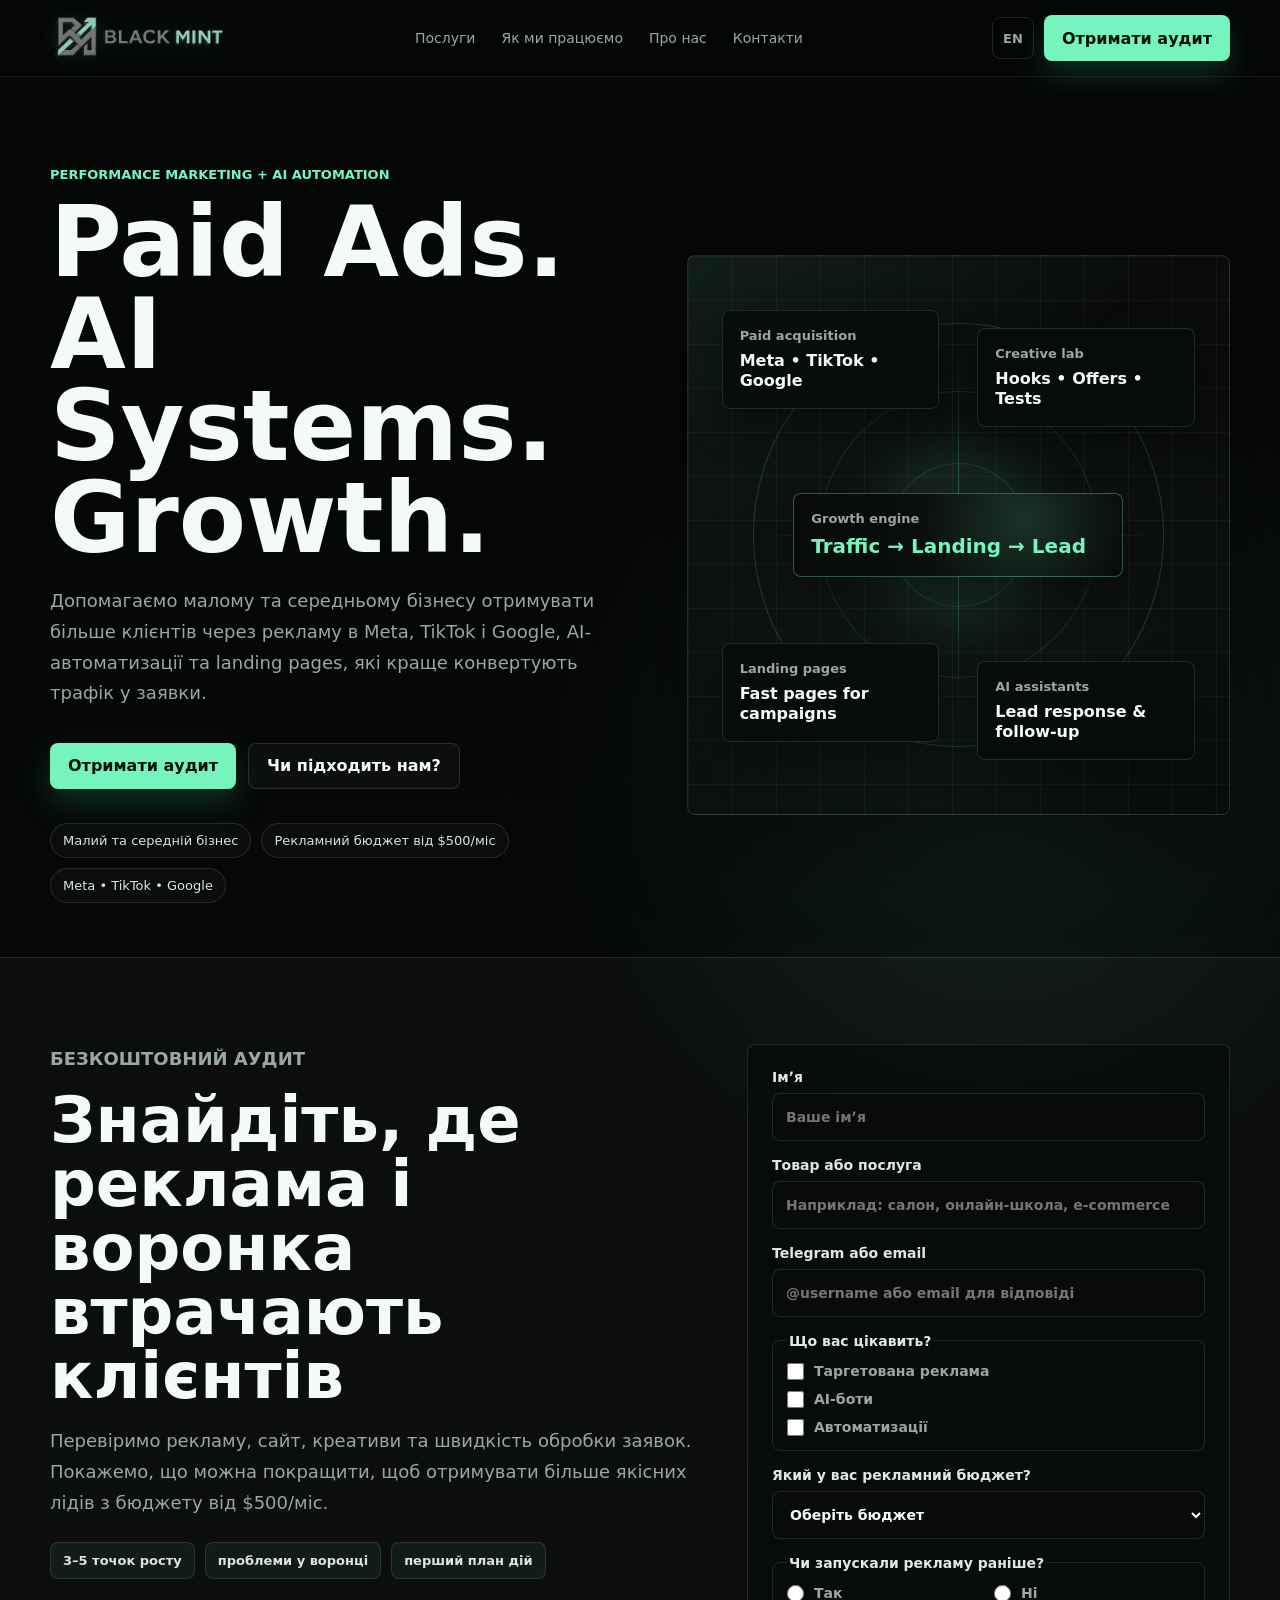
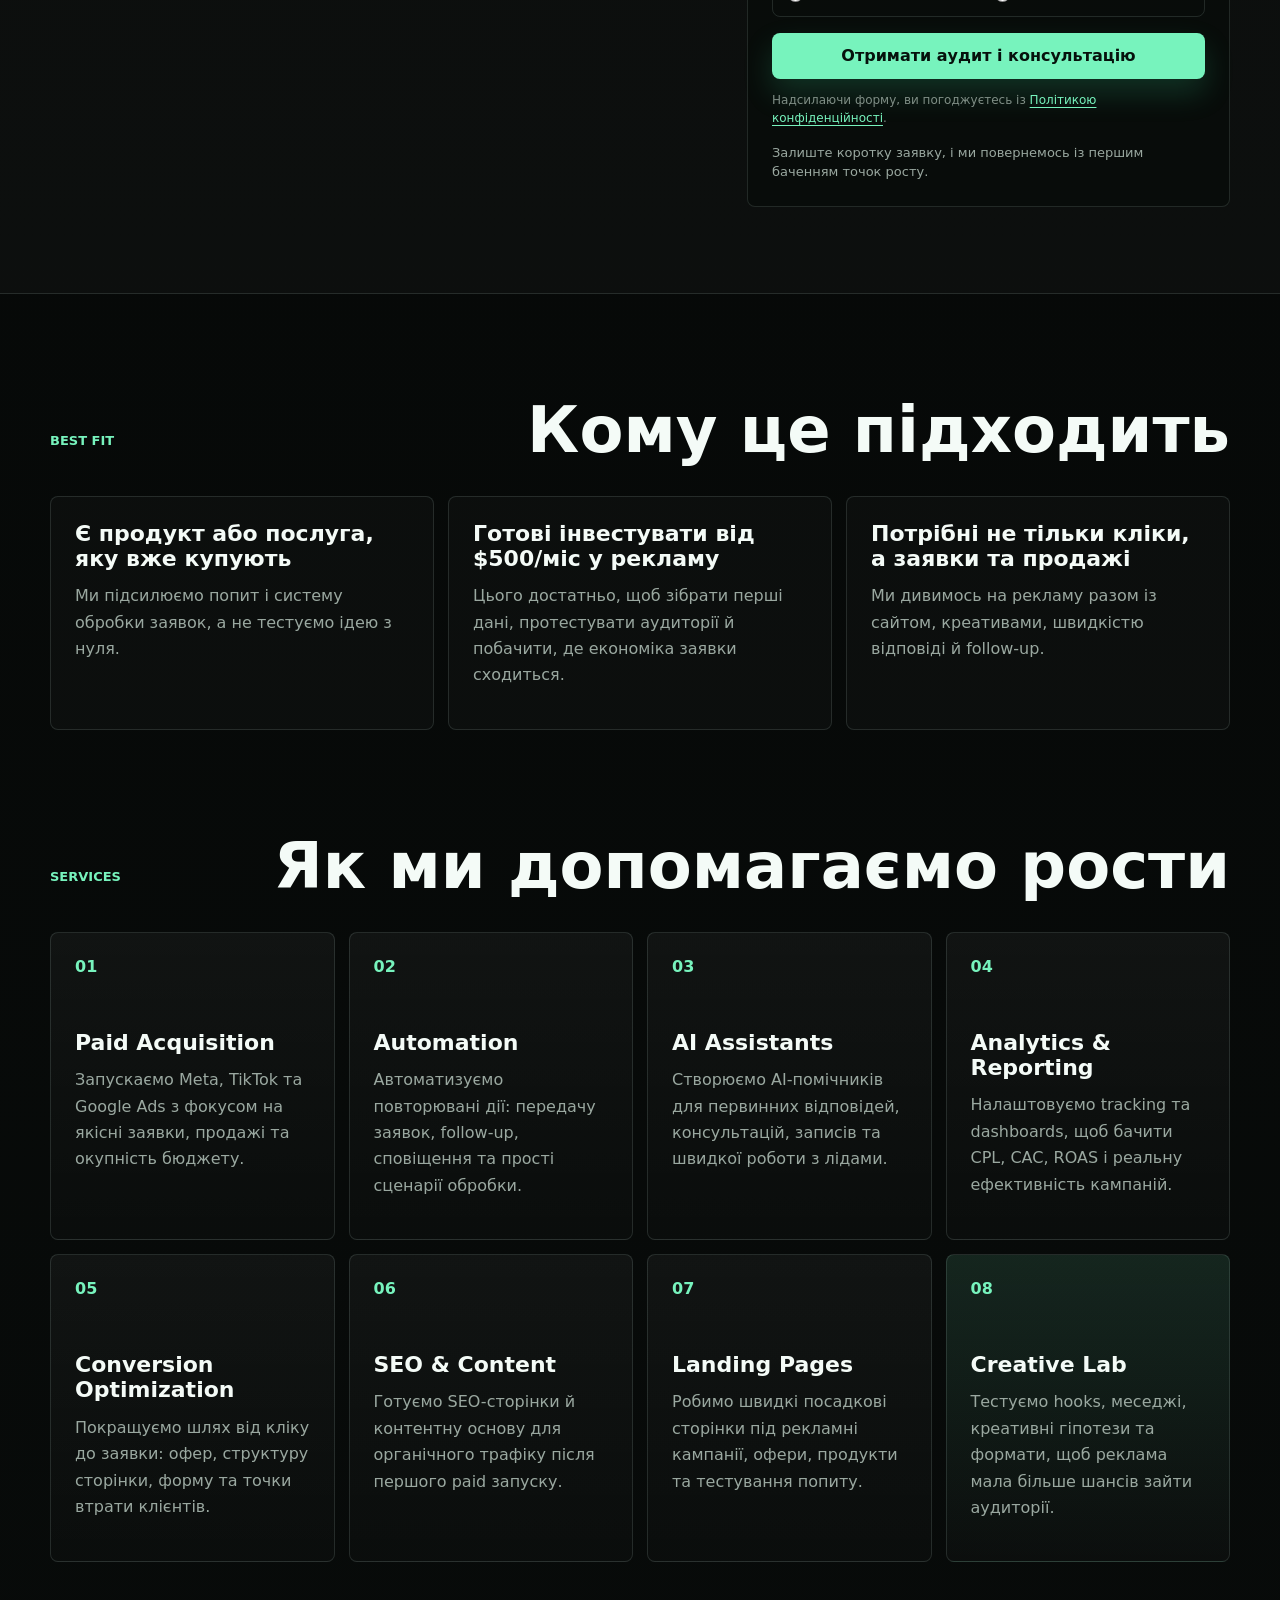
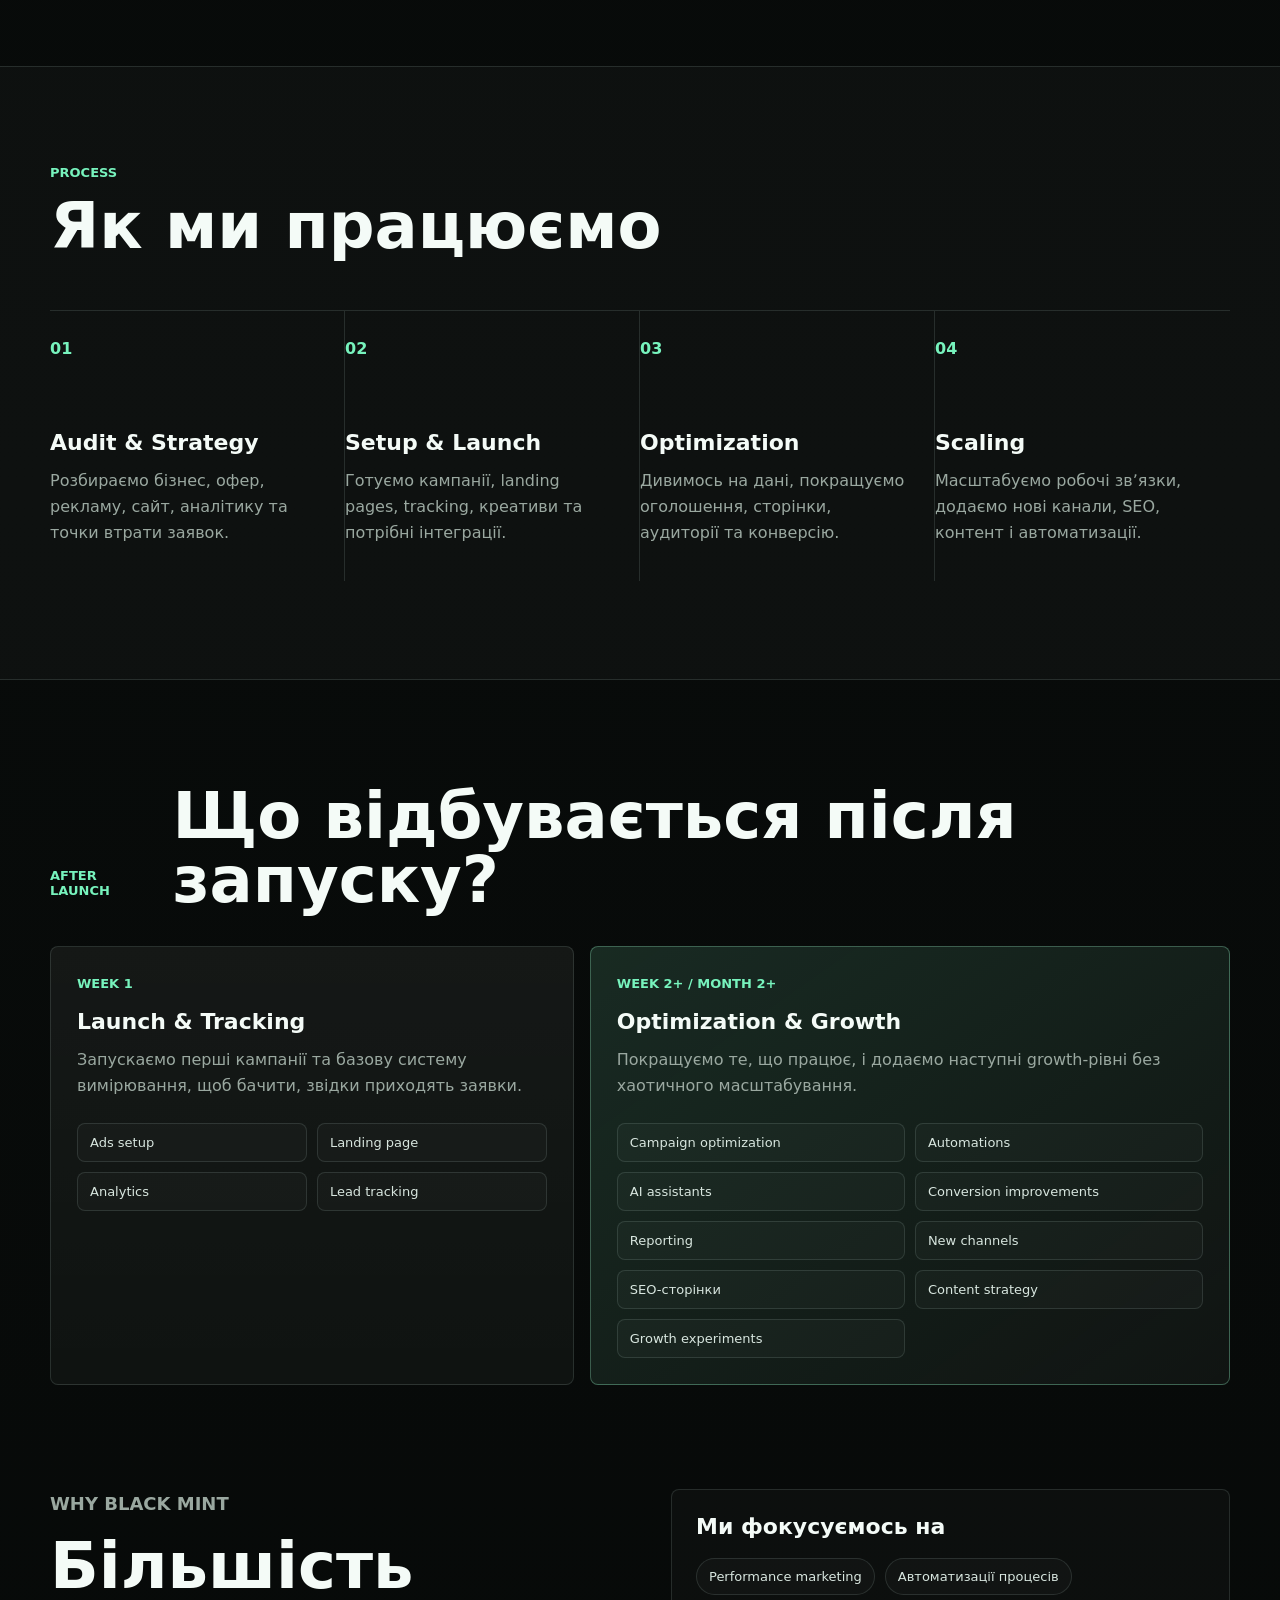
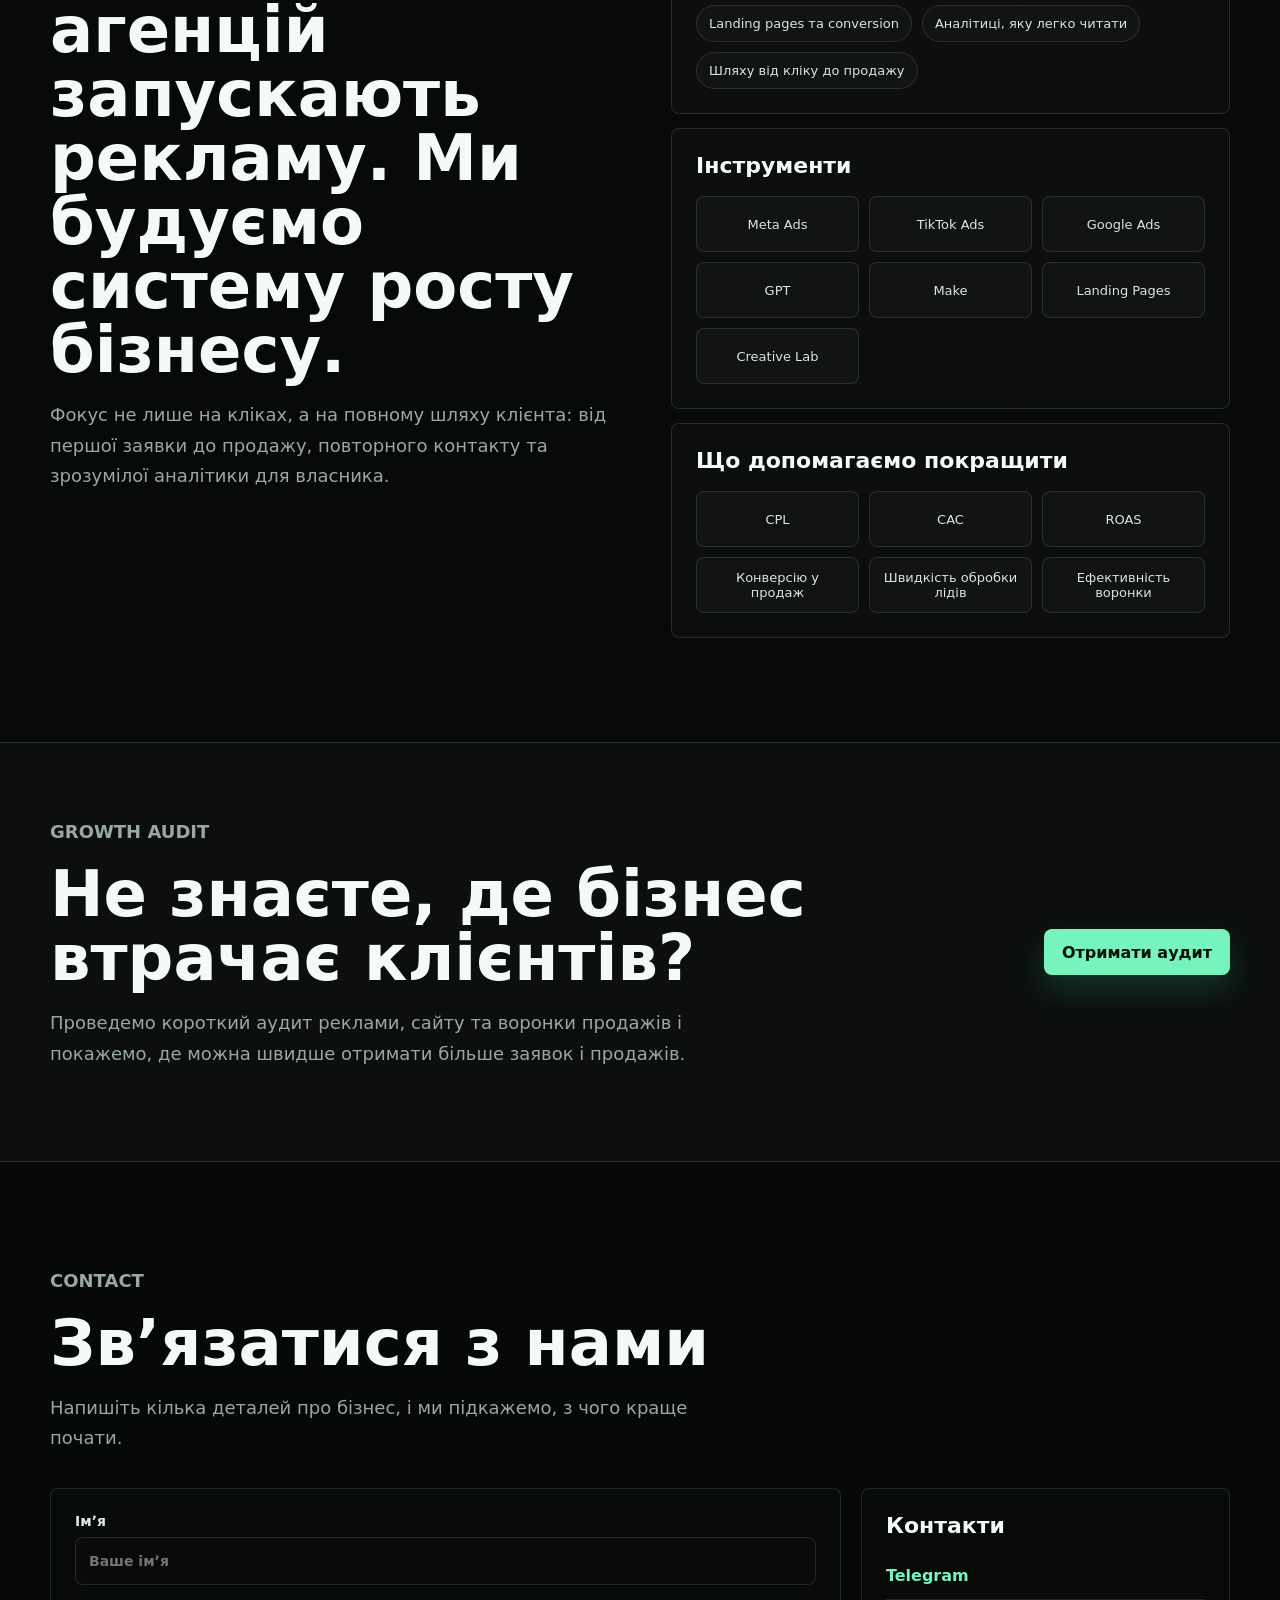
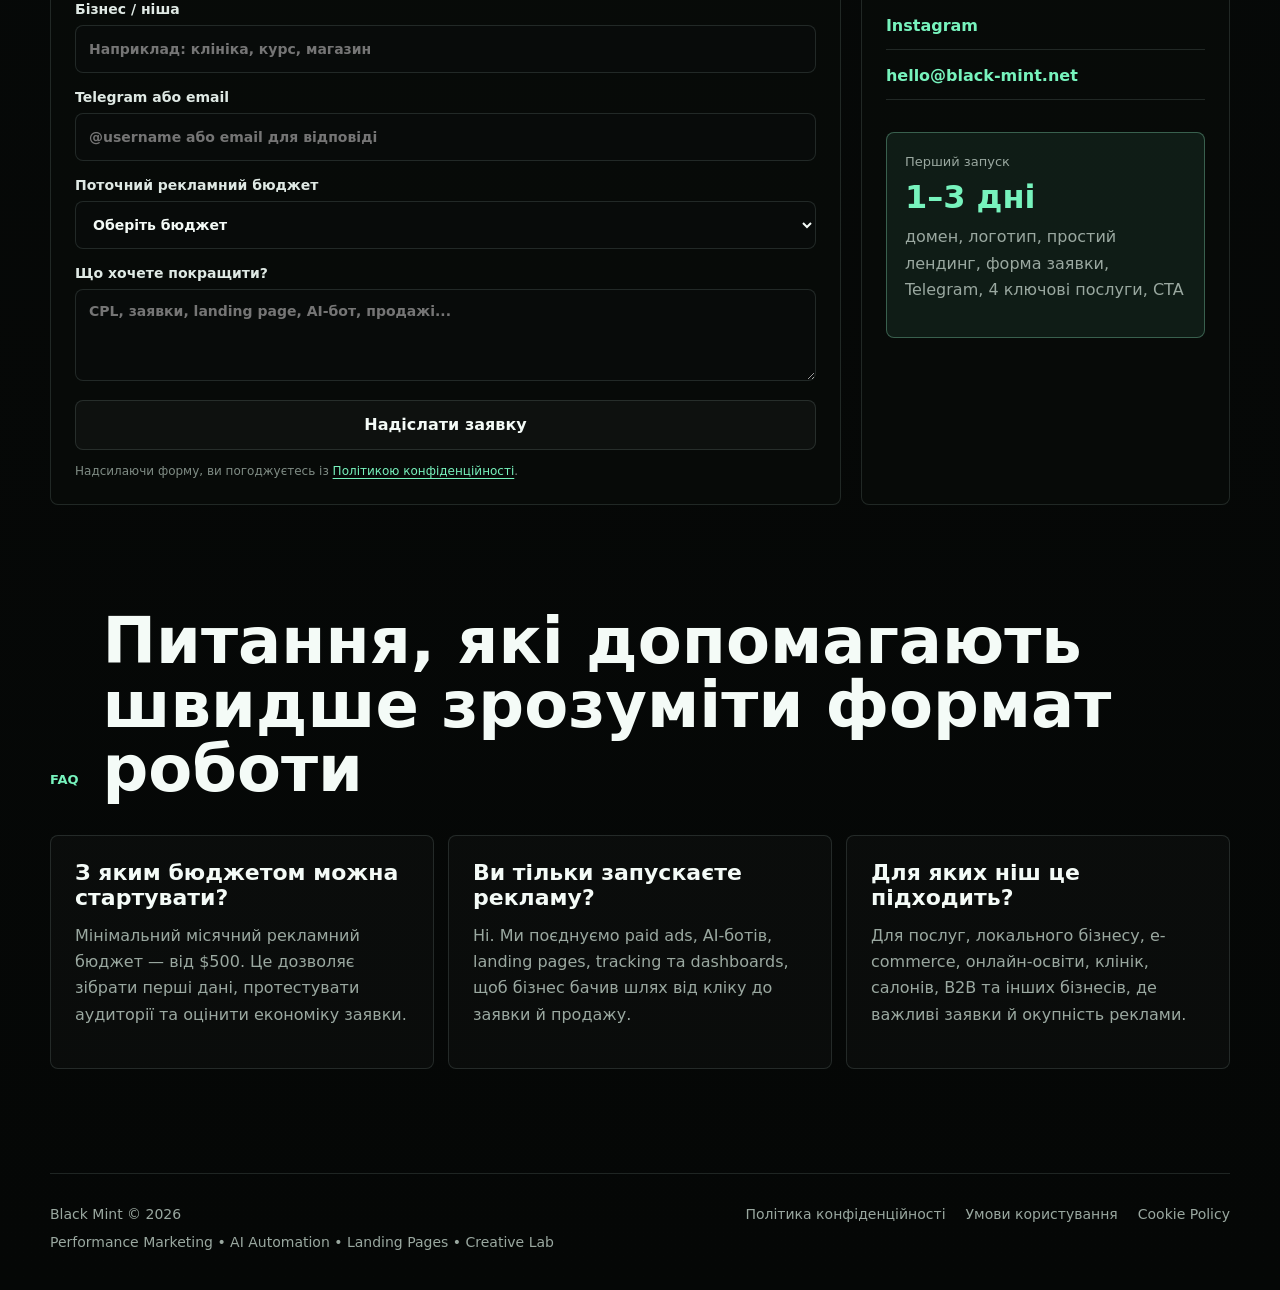
<file: index.html>
<!doctype html>
<html lang="uk">
  <head>
    <meta charset="UTF-8" />
    <meta name="viewport" content="width=device-width, initial-scale=1.0" />
    <meta
      name="description"
      content="Black Mint допомагає малому та середньому бізнесу отримувати більше клієнтів через paid ads, AI-автоматизації, landing pages, creative lab, tracking та аналітику. Мінімальний рекламний бюджет від $500/міс."
    />
    <meta
      name="keywords"
      content="таргетована реклама, paid ads, реклама Meta, TikTok Ads, Google Ads, AI автоматизація, AI боти, landing pages, creative lab, performance marketing, Black Mint"
    />
    <meta name="robots" content="index, follow, max-image-preview:large" />
    <meta name="author" content="Black Mint" />
    <link rel="canonical" href="https://black-mint.net/" />
    <link rel="alternate" hreflang="uk" href="https://black-mint.net/" />
    <link rel="alternate" hreflang="en" href="https://black-mint.net/en/" />
    <link rel="alternate" hreflang="x-default" href="https://black-mint.net/" />
    <meta property="og:type" content="website" />
    <meta property="og:locale" content="uk_UA" />
    <meta property="og:site_name" content="Black Mint" />
    <meta property="og:title" content="Black Mint | Paid Ads. AI Systems. Growth." />
    <meta
      property="og:description"
      content="Performance marketing, AI automation, tracking and CRM systems for small and medium businesses with ad spend from $500/month."
    />
    <meta property="og:url" content="https://black-mint.net/" />
    <meta property="og:image" content="https://black-mint.net/og-image.jpg" />
    <meta name="twitter:card" content="summary_large_image" />
    <meta name="twitter:title" content="Black Mint | Paid Ads. AI Systems. Growth." />
    <meta
      name="twitter:description"
      content="Paid ads, AI automation, landing pages, creative testing and analytics for small and medium businesses."
    />
    <meta name="theme-color" content="#050706" />
    <title>Black Mint | Paid Ads, AI Automation, Landing Pages та Creative Lab</title>
    <link rel="icon" type="image/png" href="assets/black-mint-mark.png" />
    <link rel="preload" as="image" href="assets/black-mint-logo-horizontal-web.png" />
    <link rel="stylesheet" href="styles.css?v=logo-polish" />
    <script type="application/ld+json">
      {
        "@context": "https://schema.org",
        "@type": "ProfessionalService",
        "name": "Black Mint",
        "url": "https://black-mint.net/",
        "description": "Black Mint helps small and medium businesses grow through paid ads, AI automation, landing pages, creative testing and analytics.",
        "slogan": "Paid Ads. AI Systems. Growth.",
        "areaServed": ["Ukraine", "Europe", "United States"],
        "serviceType": [
          "Targeted advertising",
          "Paid ads management",
          "AI bots and automation",
          "Landing pages",
          "Creative lab",
          "Marketing analytics and tracking"
        ],
        "email": "hello@black-mint.net",
        "offers": {
          "@type": "Offer",
          "description": "Marketing audit and growth system setup for businesses with monthly ad spend from $500.",
          "priceSpecification": {
            "@type": "PriceSpecification",
            "minPrice": "500",
            "priceCurrency": "USD",
            "unitText": "monthly ad spend"
          }
        },
        "sameAs": ["https://instagram.com/", "https://t.me/"]
      }
    </script>
    <script type="application/ld+json">
      {
        "@context": "https://schema.org",
        "@type": "FAQPage",
        "mainEntity": [
          {
            "@type": "Question",
            "name": "З яким мінімальним рекламним бюджетом працює Black Mint?",
            "acceptedAnswer": {
              "@type": "Answer",
              "text": "Black Mint працює з бізнесами, які мають рекламний бюджет від $500 на місяць."
            }
          },
          {
            "@type": "Question",
            "name": "Які послуги надає Black Mint?",
            "acceptedAnswer": {
              "@type": "Answer",
              "text": "Black Mint налаштовує таргетовану рекламу, Google Ads, TikTok Ads, AI-ботів, landing pages, creative testing, tracking, dashboards та аналітику."
            }
          },
          {
            "@type": "Question",
            "name": "Для кого підходить Black Mint?",
            "acceptedAnswer": {
              "@type": "Answer",
              "text": "Black Mint підходить малому та середньому бізнесу, який хоче отримувати більше заявок, швидше обробляти ліди та бачити окупність реклами."
            }
          }
        ]
      }
    </script>
  </head>
  <body>
    <header class="site-header" data-header>
      <a class="brand" href="#top" aria-label="Black Mint home">
        <img
          class="brand-logo"
          src="assets/black-mint-logo-horizontal-web.png"
          alt="Black Mint"
          width="403"
          height="112"
        />
      </a>

      <nav class="main-nav" aria-label="Головна навігація">
        <a href="#services">Послуги</a>
        <a href="#process">Як ми працюємо</a>
        <a href="#about">Про нас</a>
        <a href="#contacts">Контакти</a>
      </nav>

      <div class="header-actions">
        <a class="language-link" href="en/" hreflang="en">EN</a>
        <a class="header-cta" href="#audit">Отримати аудит</a>
      </div>
    </header>

    <main id="top">
      <section class="hero section-shell">
        <div class="hero-copy">
          <p class="eyebrow">Performance marketing + AI automation</p>
          <h1>Paid Ads. AI Systems. Growth.</h1>
          <p class="hero-lead">
            Допомагаємо малому та середньому бізнесу отримувати більше клієнтів
            через рекламу в Meta, TikTok і Google, AI-автоматизації та
            landing pages, які краще конвертують трафік у заявки.
          </p>

          <div class="hero-actions">
            <a class="primary-button" href="#audit">Отримати аудит</a>
            <a class="secondary-button" href="#fit">Чи підходить нам?</a>
          </div>

          <div class="hero-proof" aria-label="Ключові умови">
            <span>Малий та середній бізнес</span>
            <span>Рекламний бюджет від $500/міс</span>
            <span>Meta • TikTok • Google</span>
          </div>
        </div>

        <div class="hero-visual" aria-label="Візуалізація системи росту">
          <div class="orbital-grid"></div>
          <div class="growth-map">
            <div class="map-node node-main">
              <span>Growth engine</span>
              <strong>Traffic → Landing → Lead</strong>
            </div>
            <div class="map-node">
              <span>Paid acquisition</span>
              <strong>Meta • TikTok • Google</strong>
            </div>
            <div class="map-node">
              <span>Creative lab</span>
              <strong>Hooks • Offers • Tests</strong>
            </div>
            <div class="map-node">
              <span>Landing pages</span>
              <strong>Fast pages for campaigns</strong>
            </div>
            <div class="map-node">
              <span>AI assistants</span>
              <strong>Lead response & follow-up</strong>
            </div>
          </div>
        </div>
      </section>

      <section id="audit" class="audit-band">
        <div class="section-shell audit-layout">
          <div class="section-intro">
            <p class="eyebrow">Безкоштовний аудит</p>
            <h2>Знайдіть, де реклама і воронка втрачають клієнтів</h2>
            <p>
              Перевіримо рекламу, сайт, креативи та швидкість обробки заявок.
              Покажемо, що можна покращити, щоб отримувати більше якісних
              лідів з бюджету від $500/міс.
            </p>
            <div class="audit-points" aria-label="Що входить в аудит">
              <span>3–5 точок росту</span>
              <span>проблеми у воронці</span>
              <span>перший план дій</span>
            </div>
          </div>

          <form class="lead-form" id="auditForm">
            <label>
              Імʼя
              <input name="name" type="text" placeholder="Ваше імʼя" required />
            </label>
            <label>
              Товар або послуга
              <input
                name="offer"
                type="text"
                placeholder="Наприклад: салон, онлайн-школа, e-commerce"
                required
              />
            </label>
            <label>
              Telegram або email
              <input
                name="contact"
                type="text"
                placeholder="@username або email для відповіді"
                required
              />
            </label>

            <fieldset>
              <legend>Що вас цікавить?</legend>
              <label><input type="checkbox" name="interest" value="ads" /> Таргетована реклама</label>
              <label><input type="checkbox" name="interest" value="bots" /> AI-боти</label>
              <label><input type="checkbox" name="interest" value="automation" /> Автоматизації</label>
            </fieldset>

            <label>
              Який у вас рекламний бюджет?
              <select name="budget" required>
                <option value="">Оберіть бюджет</option>
                <option>До $500</option>
                <option>$500–2000</option>
                <option>$2000–5000</option>
                <option>$5000+</option>
              </select>
            </label>

            <fieldset class="radio-grid">
              <legend>Чи запускали рекламу раніше?</legend>
              <label><input type="radio" name="launched" value="yes" required /> Так</label>
              <label><input type="radio" name="launched" value="no" /> Ні</label>
            </fieldset>

            <button class="primary-button form-button" type="submit">
              Отримати аудит і консультацію
            </button>
            <p class="legal-note">
              Надсилаючи форму, ви погоджуєтесь із
              <a href="privacy.html">Політикою конфіденційності</a>.
            </p>
            <p class="form-note" data-form-note>
              Залиште коротку заявку, і ми повернемось із першим баченням точок
              росту.
            </p>
          </form>
        </div>
      </section>

      <section id="fit" class="section-shell content-section fit-section">
        <div class="section-heading">
          <p class="eyebrow">Best fit</p>
          <h2>Кому це підходить</h2>
        </div>

        <div class="fit-grid">
          <article>
            <h3>Є продукт або послуга, яку вже купують</h3>
            <p>Ми підсилюємо попит і систему обробки заявок, а не тестуємо ідею з нуля.</p>
          </article>
          <article>
            <h3>Готові інвестувати від $500/міс у рекламу</h3>
            <p>Цього достатньо, щоб зібрати перші дані, протестувати аудиторії й побачити, де економіка заявки сходиться.</p>
          </article>
          <article>
            <h3>Потрібні не тільки кліки, а заявки та продажі</h3>
            <p>Ми дивимось на рекламу разом із сайтом, креативами, швидкістю відповіді й follow-up.</p>
          </article>
        </div>
      </section>

      <section id="services" class="section-shell content-section">
        <div class="section-heading">
          <p class="eyebrow">Services</p>
          <h2>Як ми допомагаємо рости</h2>
        </div>

        <div class="service-grid">
          <article class="service-card">
            <span class="card-index">01</span>
            <h3>Paid Acquisition</h3>
            <p>Запускаємо Meta, TikTok та Google Ads з фокусом на якісні заявки, продажі та окупність бюджету.</p>
          </article>
          <article class="service-card">
            <span class="card-index">02</span>
            <h3>Automation</h3>
            <p>Автоматизуємо повторювані дії: передачу заявок, follow-up, сповіщення та прості сценарії обробки.</p>
          </article>
          <article class="service-card">
            <span class="card-index">03</span>
            <h3>AI Assistants</h3>
            <p>Створюємо AI-помічників для первинних відповідей, консультацій, записів та швидкої роботи з лідами.</p>
          </article>
          <article class="service-card">
            <span class="card-index">04</span>
            <h3>Analytics & Reporting</h3>
            <p>Налаштовуємо tracking та dashboards, щоб бачити CPL, CAC, ROAS і реальну ефективність кампаній.</p>
          </article>
          <article class="service-card">
            <span class="card-index">05</span>
            <h3>Conversion Optimization</h3>
            <p>Покращуємо шлях від кліку до заявки: офер, структуру сторінки, форму та точки втрати клієнтів.</p>
          </article>
          <article class="service-card">
            <span class="card-index">06</span>
            <h3>SEO & Content</h3>
            <p>Готуємо SEO-сторінки й контентну основу для органічного трафіку після першого paid запуску.</p>
          </article>
          <article class="service-card">
            <span class="card-index">07</span>
            <h3>Landing Pages</h3>
            <p>Робимо швидкі посадкові сторінки під рекламні кампанії, офери, продукти та тестування попиту.</p>
          </article>
          <article class="service-card muted-card">
            <span class="card-index">08</span>
            <h3>Creative Lab</h3>
            <p>Тестуємо hooks, меседжі, креативні гіпотези та формати, щоб реклама мала більше шансів зайти аудиторії.</p>
          </article>
        </div>
      </section>

      <section id="process" class="process-band">
        <div class="section-shell">
          <div class="section-heading">
            <p class="eyebrow">Process</p>
            <h2>Як ми працюємо</h2>
          </div>

          <div class="process-list">
            <article>
              <span>01</span>
              <h3>Audit & Strategy</h3>
              <p>Розбираємо бізнес, офер, рекламу, сайт, аналітику та точки втрати заявок.</p>
            </article>
            <article>
              <span>02</span>
              <h3>Setup & Launch</h3>
              <p>Готуємо кампанії, landing pages, tracking, креативи та потрібні інтеграції.</p>
            </article>
            <article>
              <span>03</span>
              <h3>Optimization</h3>
              <p>Дивимось на дані, покращуємо оголошення, сторінки, аудиторії та конверсію.</p>
            </article>
            <article>
              <span>04</span>
              <h3>Scaling</h3>
              <p>Масштабуємо робочі звʼязки, додаємо нові канали, SEO, контент і автоматизації.</p>
            </article>
          </div>
        </div>
      </section>

      <section class="section-shell content-section roadmap-section">
        <div class="section-heading">
          <p class="eyebrow">After launch</p>
          <h2>Що відбувається після запуску?</h2>
        </div>

        <div class="roadmap-grid">
          <article class="roadmap-card">
            <span>Week 1</span>
            <h3>Launch & Tracking</h3>
            <p>Запускаємо перші кампанії та базову систему вимірювання, щоб бачити, звідки приходять заявки.</p>
            <ul>
              <li>Ads setup</li>
              <li>Landing page</li>
              <li>Analytics</li>
              <li>Lead tracking</li>
            </ul>
          </article>

          <article class="roadmap-card roadmap-card-accent">
            <span>Week 2+ / Month 2+</span>
            <h3>Optimization & Growth</h3>
            <p>Покращуємо те, що працює, і додаємо наступні growth-рівні без хаотичного масштабування.</p>
            <ul>
              <li>Campaign optimization</li>
              <li>Automations</li>
              <li>AI assistants</li>
              <li>Conversion improvements</li>
              <li>Reporting</li>
              <li>New channels</li>
              <li>SEO-сторінки</li>
              <li>Content strategy</li>
              <li>Growth experiments</li>
            </ul>
          </article>
        </div>
      </section>

      <section id="about" class="section-shell content-section difference-layout">
        <div class="section-intro sticky-copy">
          <p class="eyebrow">Why Black Mint</p>
          <h2>Більшість агенцій запускають рекламу. Ми будуємо систему росту бізнесу.</h2>
          <p>
            Фокус не лише на кліках, а на повному шляху клієнта: від першої
            заявки до продажу, повторного контакту та зрозумілої аналітики для
            власника.
          </p>
        </div>

        <div class="stacked-info">
          <div class="info-block">
            <h3>Ми фокусуємось на</h3>
            <ul class="pill-list">
              <li>Performance marketing</li>
              <li>Автоматизації процесів</li>
              <li>Landing pages та conversion</li>
              <li>Аналітиці, яку легко читати</li>
              <li>Шляху від кліку до продажу</li>
            </ul>
          </div>

          <div class="info-block">
            <h3>Інструменти</h3>
            <div class="tool-grid">
              <span>Meta Ads</span>
              <span>TikTok Ads</span>
              <span>Google Ads</span>
              <span>GPT</span>
              <span>Make</span>
              <span>Landing Pages</span>
              <span>Creative Lab</span>
            </div>
          </div>

          <div class="info-block">
            <h3>Що допомагаємо покращити</h3>
            <div class="improvement-grid">
              <span>CPL</span>
              <span>CAC</span>
              <span>ROAS</span>
              <span>Конверсію у продаж</span>
              <span>Швидкість обробки лідів</span>
              <span>Ефективність воронки</span>
            </div>
          </div>
        </div>
      </section>

      <section class="cta-section">
        <div class="section-shell cta-layout">
          <div>
            <p class="eyebrow">Growth audit</p>
            <h2>Не знаєте, де бізнес втрачає клієнтів?</h2>
            <p>
              Проведемо короткий аудит реклами, сайту та воронки продажів і
              покажемо, де можна швидше отримати більше заявок і продажів.
            </p>
          </div>
          <a class="primary-button" href="#audit">Отримати аудит</a>
        </div>
      </section>

      <section id="contacts" class="section-shell contact-section">
        <div class="section-intro">
          <p class="eyebrow">Contact</p>
          <h2>Звʼязатися з нами</h2>
          <p>Напишіть кілька деталей про бізнес, і ми підкажемо, з чого краще почати.</p>
        </div>

        <div class="contact-layout">
          <form class="contact-form" id="contactForm">
            <label>
              Імʼя
              <input name="contactName" type="text" placeholder="Ваше імʼя" required />
            </label>
            <label>
              Бізнес / ніша
              <input name="niche" type="text" placeholder="Наприклад: клініка, курс, магазин" required />
            </label>
            <label>
              Telegram або email
              <input name="contactMethod" type="text" placeholder="@username або email для відповіді" required />
            </label>
            <label>
              Поточний рекламний бюджет
              <select name="contactBudget" required>
                <option value="">Оберіть бюджет</option>
                <option>До $500</option>
                <option>$500–2000</option>
                <option>$2000–5000</option>
                <option>$5000+</option>
              </select>
            </label>
            <label>
              Що хочете покращити?
              <textarea name="goal" rows="4" placeholder="CPL, заявки, landing page, AI-бот, продажі..." required></textarea>
            </label>
            <button class="secondary-button dark-button" type="submit">Надіслати заявку</button>
            <p class="legal-note">
              Надсилаючи форму, ви погоджуєтесь із
              <a href="privacy.html">Політикою конфіденційності</a>.
            </p>
          </form>

          <aside class="contact-card">
            <h3>Контакти</h3>
            <a href="https://t.me/" target="_blank" rel="noreferrer">Telegram</a>
            <a href="https://instagram.com/" target="_blank" rel="noreferrer">Instagram</a>
            <a href="mailto:hello@black-mint.net">hello@black-mint.net</a>
            <div class="contact-stat">
              <span>Перший запуск</span>
              <strong>1–3 дні</strong>
              <p>домен, логотип, простий лендинг, форма заявки, Telegram, 4 ключові послуги, CTA</p>
            </div>
          </aside>
        </div>
      </section>

      <section class="section-shell faq-section">
        <div class="section-heading">
          <p class="eyebrow">FAQ</p>
          <h2>Питання, які допомагають швидше зрозуміти формат роботи</h2>
        </div>

        <div class="faq-grid">
          <article>
            <h3>З яким бюджетом можна стартувати?</h3>
            <p>Мінімальний місячний рекламний бюджет — від $500. Це дозволяє зібрати перші дані, протестувати аудиторії та оцінити економіку заявки.</p>
          </article>
          <article>
            <h3>Ви тільки запускаєте рекламу?</h3>
            <p>Ні. Ми поєднуємо paid ads, AI-ботів, landing pages, tracking та dashboards, щоб бізнес бачив шлях від кліку до заявки й продажу.</p>
          </article>
          <article>
            <h3>Для яких ніш це підходить?</h3>
            <p>Для послуг, локального бізнесу, e-commerce, онлайн-освіти, клінік, салонів, B2B та інших бізнесів, де важливі заявки й окупність реклами.</p>
          </article>
        </div>
      </section>
    </main>

    <footer class="site-footer">
      <div class="footer-main">
        <span>Black Mint © 2026</span>
        <span>Performance Marketing • AI Automation • Landing Pages • Creative Lab</span>
      </div>
      <nav class="footer-links" aria-label="Юридична інформація">
        <a href="privacy.html">Політика конфіденційності</a>
        <a href="terms.html">Умови користування</a>
        <a href="cookies.html">Cookie Policy</a>
      </nav>
    </footer>

    <script src="script.js"></script>
  </body>
</html>
</file>
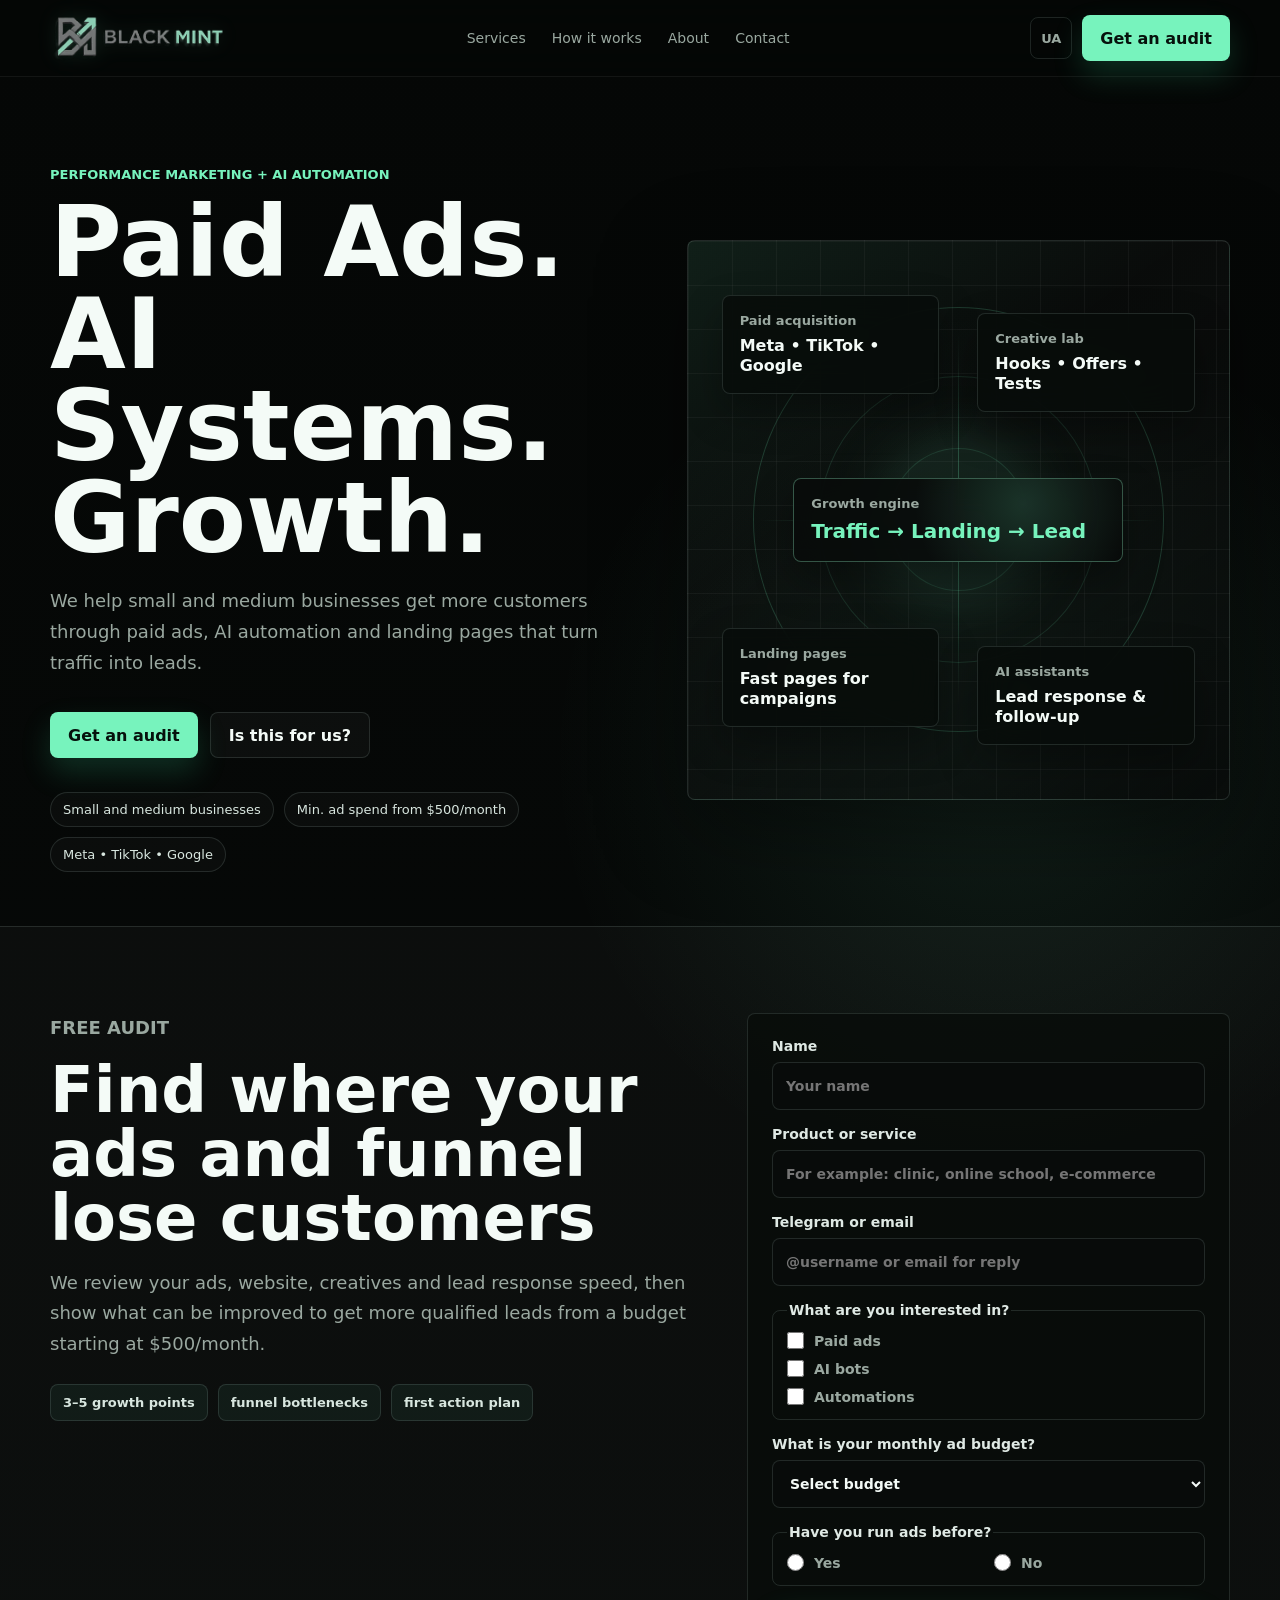
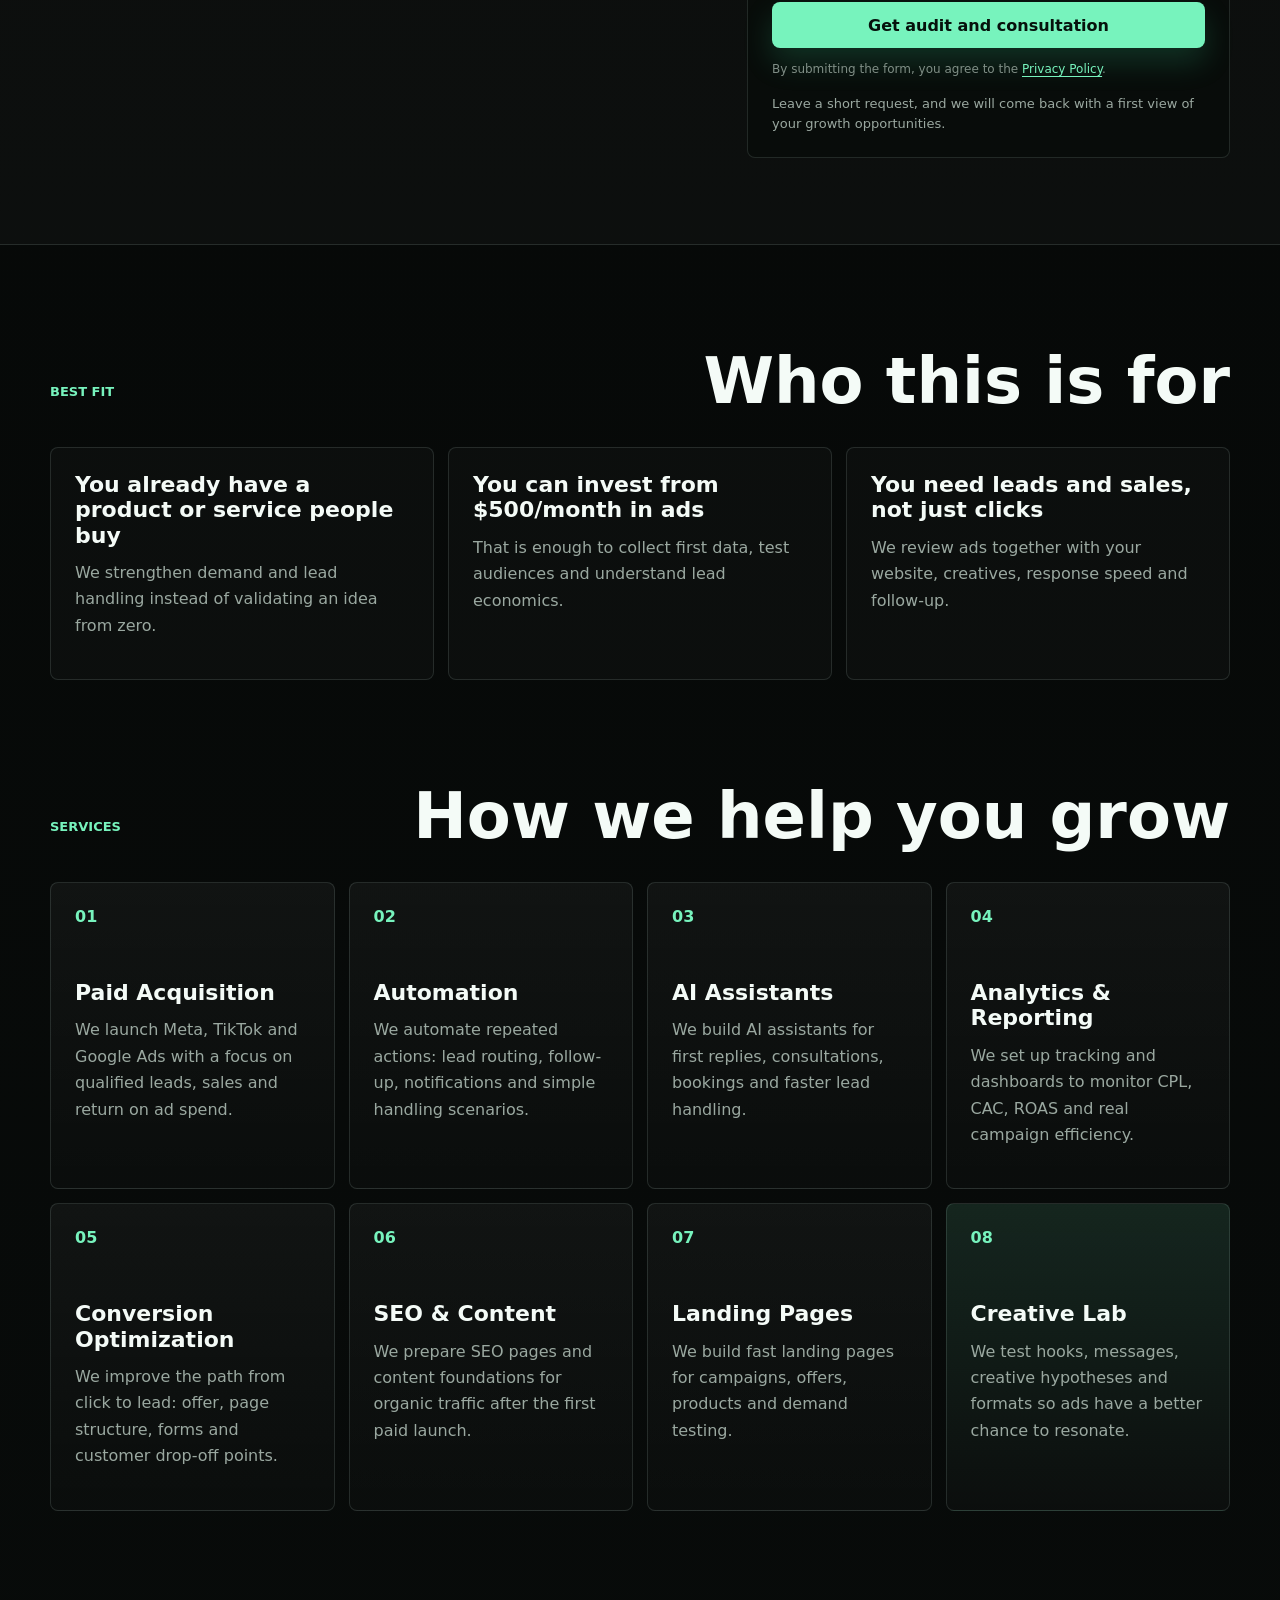
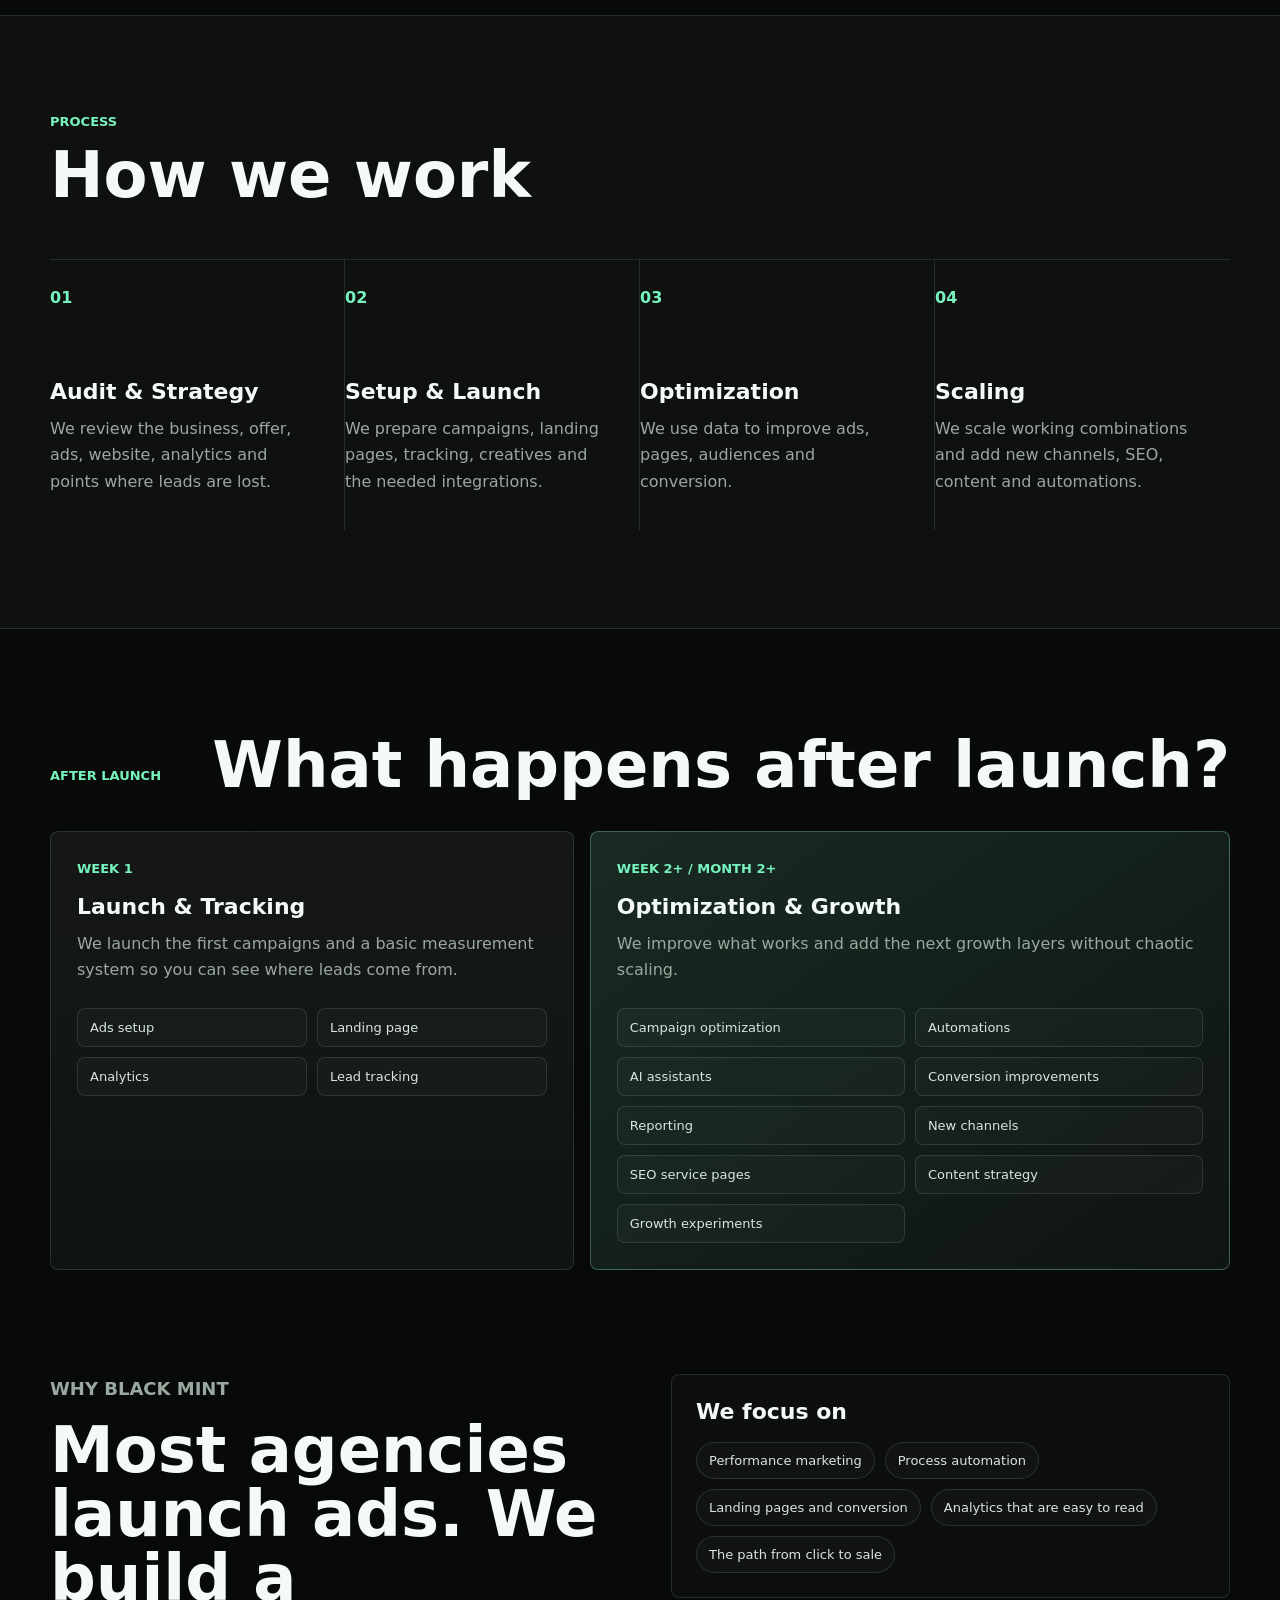
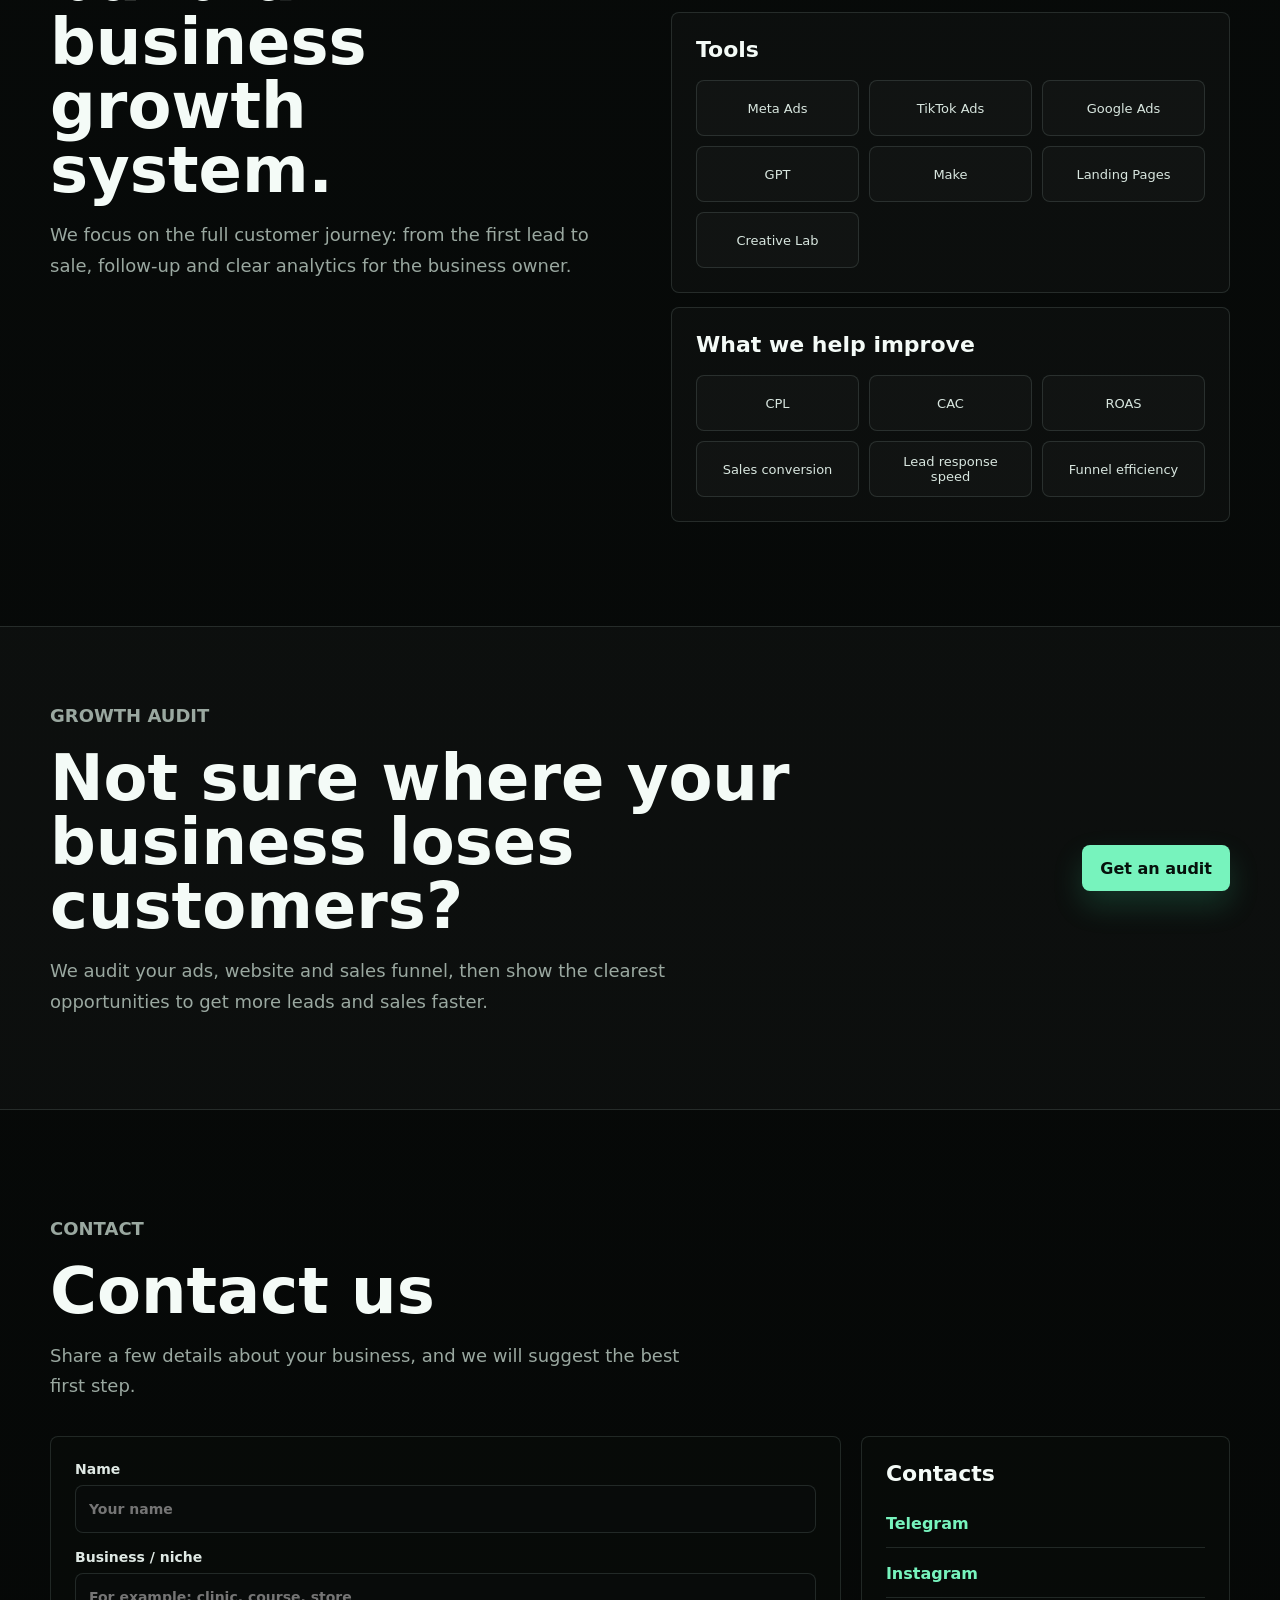
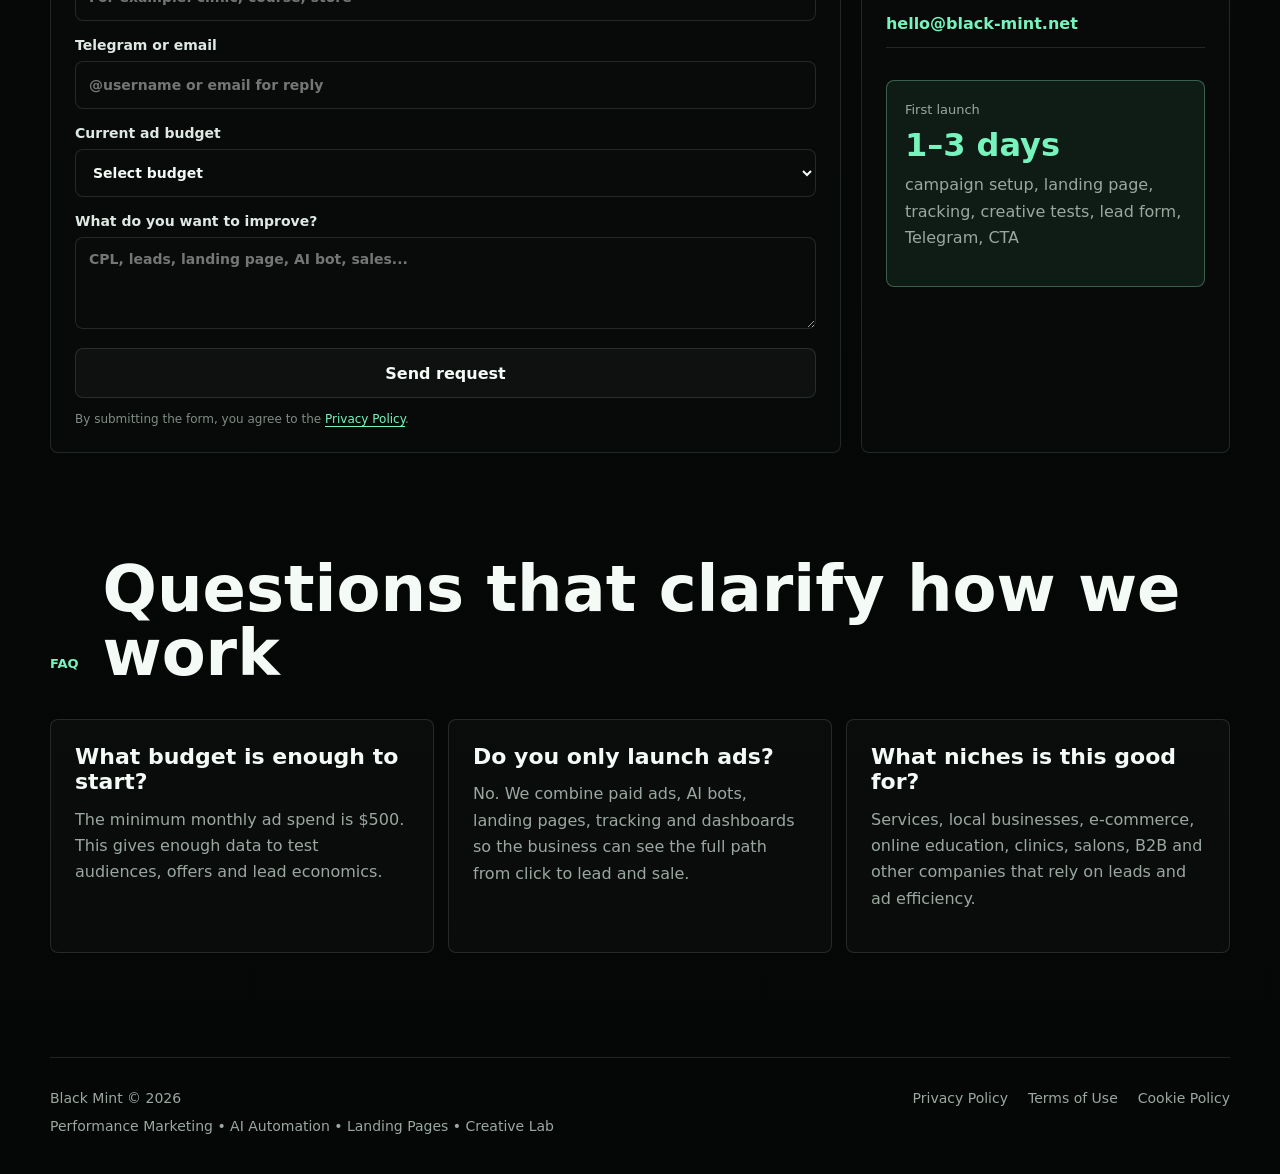
<file: en/index.html>
<!doctype html>
<html lang="en">
  <head>
    <meta charset="UTF-8" />
    <meta name="viewport" content="width=device-width, initial-scale=1.0" />
    <meta
      name="description"
      content="Black Mint helps small and medium businesses get more customers through paid ads, AI automation, landing pages, creative lab, tracking and performance analytics. Minimum ad spend from $500/month."
    />
    <meta
      name="keywords"
      content="paid ads agency, AI automation agency, Meta Ads, TikTok Ads, Google Ads, AI chatbot, landing pages, creative lab, performance marketing, lead generation, Black Mint"
    />
    <meta name="robots" content="index, follow, max-image-preview:large" />
    <meta name="author" content="Black Mint" />
    <link rel="canonical" href="https://black-mint.net/en/" />
    <link rel="alternate" hreflang="uk" href="https://black-mint.net/" />
    <link rel="alternate" hreflang="en" href="https://black-mint.net/en/" />
    <link rel="alternate" hreflang="x-default" href="https://black-mint.net/" />
    <meta property="og:type" content="website" />
    <meta property="og:locale" content="en_US" />
    <meta property="og:site_name" content="Black Mint" />
    <meta property="og:title" content="Black Mint | Paid Ads. AI Systems. Growth." />
    <meta
      property="og:description"
      content="Paid ads, AI automation, landing pages, creative testing and analytics for small and medium businesses with ad spend from $500/month."
    />
    <meta property="og:url" content="https://black-mint.net/en/" />
    <meta property="og:image" content="https://black-mint.net/og-image.jpg" />
    <meta name="twitter:card" content="summary_large_image" />
    <meta name="twitter:title" content="Black Mint | Paid Ads. AI Systems. Growth." />
    <meta
      name="twitter:description"
      content="Performance marketing, AI automation and CRM systems for small and medium businesses."
    />
    <meta name="theme-color" content="#050706" />
    <title>Black Mint | Paid Ads, AI Automation, Landing Pages and Creative Lab</title>
    <link rel="icon" type="image/png" href="../assets/black-mint-mark.png" />
    <link rel="preload" as="image" href="../assets/black-mint-logo-horizontal-web.png" />
    <link rel="stylesheet" href="../styles.css?v=logo-polish" />
    <script type="application/ld+json">
      {
        "@context": "https://schema.org",
        "@type": "ProfessionalService",
        "name": "Black Mint",
        "url": "https://black-mint.net/en/",
        "description": "Black Mint helps small and medium businesses grow through paid ads, AI automation, landing pages, creative testing and analytics.",
        "slogan": "Paid Ads. AI Systems. Growth.",
        "areaServed": ["Ukraine", "Europe", "United States"],
        "serviceType": [
          "Paid ads management",
          "Meta Ads management",
          "TikTok Ads management",
          "Google Ads management",
          "AI bots and automation",
          "Landing pages",
          "Creative lab",
          "Marketing analytics and tracking"
        ],
        "email": "hello@black-mint.net",
        "offers": {
          "@type": "Offer",
          "description": "Marketing audit and growth system setup for businesses with monthly ad spend from $500.",
          "priceSpecification": {
            "@type": "PriceSpecification",
            "minPrice": "500",
            "priceCurrency": "USD",
            "unitText": "monthly ad spend"
          }
        },
        "sameAs": ["https://instagram.com/", "https://t.me/"]
      }
    </script>
    <script type="application/ld+json">
      {
        "@context": "https://schema.org",
        "@type": "FAQPage",
        "mainEntity": [
          {
            "@type": "Question",
            "name": "What is the minimum ad spend to work with Black Mint?",
            "acceptedAnswer": {
              "@type": "Answer",
              "text": "Black Mint works with businesses that have a monthly ad spend starting from $500."
            }
          },
          {
            "@type": "Question",
            "name": "What services does Black Mint provide?",
            "acceptedAnswer": {
              "@type": "Answer",
              "text": "Black Mint provides paid ads management, Meta Ads, TikTok Ads, Google Ads, AI bots, landing pages, creative testing, tracking, dashboards and performance analytics."
            }
          },
          {
            "@type": "Question",
            "name": "Who is Black Mint for?",
            "acceptedAnswer": {
              "@type": "Answer",
              "text": "Black Mint is built for small and medium businesses that want more leads, faster lead handling and clearer ad performance."
            }
          }
        ]
      }
    </script>
  </head>
  <body>
    <header class="site-header" data-header>
      <a class="brand" href="#top" aria-label="Black Mint home">
        <img
          class="brand-logo"
          src="../assets/black-mint-logo-horizontal-web.png"
          alt="Black Mint"
          width="403"
          height="112"
        />
      </a>

      <nav class="main-nav" aria-label="Main navigation">
        <a href="#services">Services</a>
        <a href="#process">How it works</a>
        <a href="#about">About</a>
        <a href="#contacts">Contact</a>
      </nav>

      <div class="header-actions">
        <a class="language-link" href="../" hreflang="uk">UA</a>
        <a class="header-cta" href="#audit">Get an audit</a>
      </div>
    </header>

    <main id="top">
      <section class="hero section-shell">
        <div class="hero-copy">
          <p class="eyebrow">Performance marketing + AI automation</p>
          <h1>Paid Ads. AI Systems. Growth.</h1>
          <p class="hero-lead">
            We help small and medium businesses get more customers through paid
            ads, AI automation and landing pages that turn traffic into leads.
          </p>

          <div class="hero-actions">
            <a class="primary-button" href="#audit">Get an audit</a>
            <a class="secondary-button" href="#fit">Is this for us?</a>
          </div>

          <div class="hero-proof" aria-label="Key conditions">
            <span>Small and medium businesses</span>
            <span>Min. ad spend from $500/month</span>
            <span>Meta • TikTok • Google</span>
          </div>
        </div>

        <div class="hero-visual" aria-label="Growth system visualization">
          <div class="orbital-grid"></div>
          <div class="growth-map">
            <div class="map-node node-main">
              <span>Growth engine</span>
              <strong>Traffic → Landing → Lead</strong>
            </div>
            <div class="map-node">
              <span>Paid acquisition</span>
              <strong>Meta • TikTok • Google</strong>
            </div>
            <div class="map-node">
              <span>Creative lab</span>
              <strong>Hooks • Offers • Tests</strong>
            </div>
            <div class="map-node">
              <span>Landing pages</span>
              <strong>Fast pages for campaigns</strong>
            </div>
            <div class="map-node">
              <span>AI assistants</span>
              <strong>Lead response & follow-up</strong>
            </div>
          </div>
        </div>
      </section>

      <section id="audit" class="audit-band">
        <div class="section-shell audit-layout">
          <div class="section-intro">
            <p class="eyebrow">Free audit</p>
            <h2>Find where your ads and funnel lose customers</h2>
            <p>
              We review your ads, website, creatives and lead response speed, then
              show what can be improved to get more qualified leads from a
              budget starting at $500/month.
            </p>
            <div class="audit-points" aria-label="What the audit includes">
              <span>3–5 growth points</span>
              <span>funnel bottlenecks</span>
              <span>first action plan</span>
            </div>
          </div>

          <form class="lead-form" id="auditForm">
            <label>
              Name
              <input name="name" type="text" placeholder="Your name" required />
            </label>
            <label>
              Product or service
              <input
                name="offer"
                type="text"
                placeholder="For example: clinic, online school, e-commerce"
                required
              />
            </label>
            <label>
              Telegram or email
              <input
                name="contact"
                type="text"
                placeholder="@username or email for reply"
                required
              />
            </label>

            <fieldset>
              <legend>What are you interested in?</legend>
              <label><input type="checkbox" name="interest" value="ads" /> Paid ads</label>
              <label><input type="checkbox" name="interest" value="bots" /> AI bots</label>
              <label><input type="checkbox" name="interest" value="automation" /> Automations</label>
            </fieldset>

            <label>
              What is your monthly ad budget?
              <select name="budget" required>
                <option value="">Select budget</option>
                <option>Under $500</option>
                <option>$500–2000</option>
                <option>$2000–5000</option>
                <option>$5000+</option>
              </select>
            </label>

            <fieldset class="radio-grid">
              <legend>Have you run ads before?</legend>
              <label><input type="radio" name="launched" value="yes" required /> Yes</label>
              <label><input type="radio" name="launched" value="no" /> No</label>
            </fieldset>

            <button class="primary-button form-button" type="submit">
              Get audit and consultation
            </button>
            <p class="legal-note">
              By submitting the form, you agree to the
              <a href="privacy.html">Privacy Policy</a>.
            </p>
            <p class="form-note" data-form-note>
              Leave a short request, and we will come back with a first view of
              your growth opportunities.
            </p>
          </form>
        </div>
      </section>

      <section id="fit" class="section-shell content-section fit-section">
        <div class="section-heading">
          <p class="eyebrow">Best fit</p>
          <h2>Who this is for</h2>
        </div>

        <div class="fit-grid">
          <article>
            <h3>You already have a product or service people buy</h3>
            <p>We strengthen demand and lead handling instead of validating an idea from zero.</p>
          </article>
          <article>
            <h3>You can invest from $500/month in ads</h3>
            <p>That is enough to collect first data, test audiences and understand lead economics.</p>
          </article>
          <article>
            <h3>You need leads and sales, not just clicks</h3>
            <p>We review ads together with your website, creatives, response speed and follow-up.</p>
          </article>
        </div>
      </section>

      <section id="services" class="section-shell content-section">
        <div class="section-heading">
          <p class="eyebrow">Services</p>
          <h2>How we help you grow</h2>
        </div>

        <div class="service-grid">
          <article class="service-card">
            <span class="card-index">01</span>
            <h3>Paid Acquisition</h3>
            <p>We launch Meta, TikTok and Google Ads with a focus on qualified leads, sales and return on ad spend.</p>
          </article>
          <article class="service-card">
            <span class="card-index">02</span>
            <h3>Automation</h3>
            <p>We automate repeated actions: lead routing, follow-up, notifications and simple handling scenarios.</p>
          </article>
          <article class="service-card">
            <span class="card-index">03</span>
            <h3>AI Assistants</h3>
            <p>We build AI assistants for first replies, consultations, bookings and faster lead handling.</p>
          </article>
          <article class="service-card">
            <span class="card-index">04</span>
            <h3>Analytics & Reporting</h3>
            <p>We set up tracking and dashboards to monitor CPL, CAC, ROAS and real campaign efficiency.</p>
          </article>
          <article class="service-card">
            <span class="card-index">05</span>
            <h3>Conversion Optimization</h3>
            <p>We improve the path from click to lead: offer, page structure, forms and customer drop-off points.</p>
          </article>
          <article class="service-card">
            <span class="card-index">06</span>
            <h3>SEO & Content</h3>
            <p>We prepare SEO pages and content foundations for organic traffic after the first paid launch.</p>
          </article>
          <article class="service-card">
            <span class="card-index">07</span>
            <h3>Landing Pages</h3>
            <p>We build fast landing pages for campaigns, offers, products and demand testing.</p>
          </article>
          <article class="service-card muted-card">
            <span class="card-index">08</span>
            <h3>Creative Lab</h3>
            <p>We test hooks, messages, creative hypotheses and formats so ads have a better chance to resonate.</p>
          </article>
        </div>
      </section>

      <section id="process" class="process-band">
        <div class="section-shell">
          <div class="section-heading">
            <p class="eyebrow">Process</p>
            <h2>How we work</h2>
          </div>

          <div class="process-list">
            <article>
              <span>01</span>
              <h3>Audit & Strategy</h3>
              <p>We review the business, offer, ads, website, analytics and points where leads are lost.</p>
            </article>
            <article>
              <span>02</span>
              <h3>Setup & Launch</h3>
              <p>We prepare campaigns, landing pages, tracking, creatives and the needed integrations.</p>
            </article>
            <article>
              <span>03</span>
              <h3>Optimization</h3>
              <p>We use data to improve ads, pages, audiences and conversion.</p>
            </article>
            <article>
              <span>04</span>
              <h3>Scaling</h3>
              <p>We scale working combinations and add new channels, SEO, content and automations.</p>
            </article>
          </div>
        </div>
      </section>

      <section class="section-shell content-section roadmap-section">
        <div class="section-heading">
          <p class="eyebrow">After launch</p>
          <h2>What happens after launch?</h2>
        </div>

        <div class="roadmap-grid">
          <article class="roadmap-card">
            <span>Week 1</span>
            <h3>Launch & Tracking</h3>
            <p>We launch the first campaigns and a basic measurement system so you can see where leads come from.</p>
            <ul>
              <li>Ads setup</li>
              <li>Landing page</li>
              <li>Analytics</li>
              <li>Lead tracking</li>
            </ul>
          </article>

          <article class="roadmap-card roadmap-card-accent">
            <span>Week 2+ / Month 2+</span>
            <h3>Optimization & Growth</h3>
            <p>We improve what works and add the next growth layers without chaotic scaling.</p>
            <ul>
              <li>Campaign optimization</li>
              <li>Automations</li>
              <li>AI assistants</li>
              <li>Conversion improvements</li>
              <li>Reporting</li>
              <li>New channels</li>
              <li>SEO service pages</li>
              <li>Content strategy</li>
              <li>Growth experiments</li>
            </ul>
          </article>
        </div>
      </section>

      <section id="about" class="section-shell content-section difference-layout">
        <div class="section-intro sticky-copy">
          <p class="eyebrow">Why Black Mint</p>
          <h2>Most agencies launch ads. We build a business growth system.</h2>
          <p>
            We focus on the full customer journey: from the first lead to sale,
            follow-up and clear analytics for the business owner.
          </p>
        </div>

        <div class="stacked-info">
          <div class="info-block">
            <h3>We focus on</h3>
            <ul class="pill-list">
              <li>Performance marketing</li>
              <li>Process automation</li>
              <li>Landing pages and conversion</li>
              <li>Analytics that are easy to read</li>
              <li>The path from click to sale</li>
            </ul>
          </div>

          <div class="info-block">
            <h3>Tools</h3>
            <div class="tool-grid">
              <span>Meta Ads</span>
              <span>TikTok Ads</span>
              <span>Google Ads</span>
              <span>GPT</span>
              <span>Make</span>
              <span>Landing Pages</span>
              <span>Creative Lab</span>
            </div>
          </div>

          <div class="info-block">
            <h3>What we help improve</h3>
            <div class="improvement-grid">
              <span>CPL</span>
              <span>CAC</span>
              <span>ROAS</span>
              <span>Sales conversion</span>
              <span>Lead response speed</span>
              <span>Funnel efficiency</span>
            </div>
          </div>
        </div>
      </section>

      <section class="cta-section">
        <div class="section-shell cta-layout">
          <div>
            <p class="eyebrow">Growth audit</p>
            <h2>Not sure where your business loses customers?</h2>
            <p>
              We audit your ads, website and sales funnel, then show the clearest
              opportunities to get more leads and sales faster.
            </p>
          </div>
          <a class="primary-button" href="#audit">Get an audit</a>
        </div>
      </section>

      <section id="contacts" class="section-shell contact-section">
        <div class="section-intro">
          <p class="eyebrow">Contact</p>
          <h2>Contact us</h2>
          <p>Share a few details about your business, and we will suggest the best first step.</p>
        </div>

        <div class="contact-layout">
          <form class="contact-form" id="contactForm">
            <label>
              Name
              <input name="contactName" type="text" placeholder="Your name" required />
            </label>
            <label>
              Business / niche
              <input name="niche" type="text" placeholder="For example: clinic, course, store" required />
            </label>
            <label>
              Telegram or email
              <input name="contactMethod" type="text" placeholder="@username or email for reply" required />
            </label>
            <label>
              Current ad budget
              <select name="contactBudget" required>
                <option value="">Select budget</option>
                <option>Under $500</option>
                <option>$500–2000</option>
                <option>$2000–5000</option>
                <option>$5000+</option>
              </select>
            </label>
            <label>
              What do you want to improve?
              <textarea name="goal" rows="4" placeholder="CPL, leads, landing page, AI bot, sales..." required></textarea>
            </label>
            <button class="secondary-button dark-button" type="submit">Send request</button>
            <p class="legal-note">
              By submitting the form, you agree to the
              <a href="privacy.html">Privacy Policy</a>.
            </p>
          </form>

          <aside class="contact-card">
            <h3>Contacts</h3>
            <a href="https://t.me/" target="_blank" rel="noreferrer">Telegram</a>
            <a href="https://instagram.com/" target="_blank" rel="noreferrer">Instagram</a>
            <a href="mailto:hello@black-mint.net">hello@black-mint.net</a>
            <div class="contact-stat">
              <span>First launch</span>
              <strong>1–3 days</strong>
              <p>campaign setup, landing page, tracking, creative tests, lead form, Telegram, CTA</p>
            </div>
          </aside>
        </div>
      </section>

      <section class="section-shell faq-section">
        <div class="section-heading">
          <p class="eyebrow">FAQ</p>
          <h2>Questions that clarify how we work</h2>
        </div>

        <div class="faq-grid">
          <article>
            <h3>What budget is enough to start?</h3>
            <p>The minimum monthly ad spend is $500. This gives enough data to test audiences, offers and lead economics.</p>
          </article>
          <article>
            <h3>Do you only launch ads?</h3>
            <p>No. We combine paid ads, AI bots, landing pages, tracking and dashboards so the business can see the full path from click to lead and sale.</p>
          </article>
          <article>
            <h3>What niches is this good for?</h3>
            <p>Services, local businesses, e-commerce, online education, clinics, salons, B2B and other companies that rely on leads and ad efficiency.</p>
          </article>
        </div>
      </section>
    </main>

    <footer class="site-footer">
      <div class="footer-main">
        <span>Black Mint © 2026</span>
        <span>Performance Marketing • AI Automation • Landing Pages • Creative Lab</span>
      </div>
      <nav class="footer-links" aria-label="Legal information">
        <a href="privacy.html">Privacy Policy</a>
        <a href="terms.html">Terms of Use</a>
        <a href="cookies.html">Cookie Policy</a>
      </nav>
    </footer>

    <script src="../script.js"></script>
  </body>
</html>
</file>
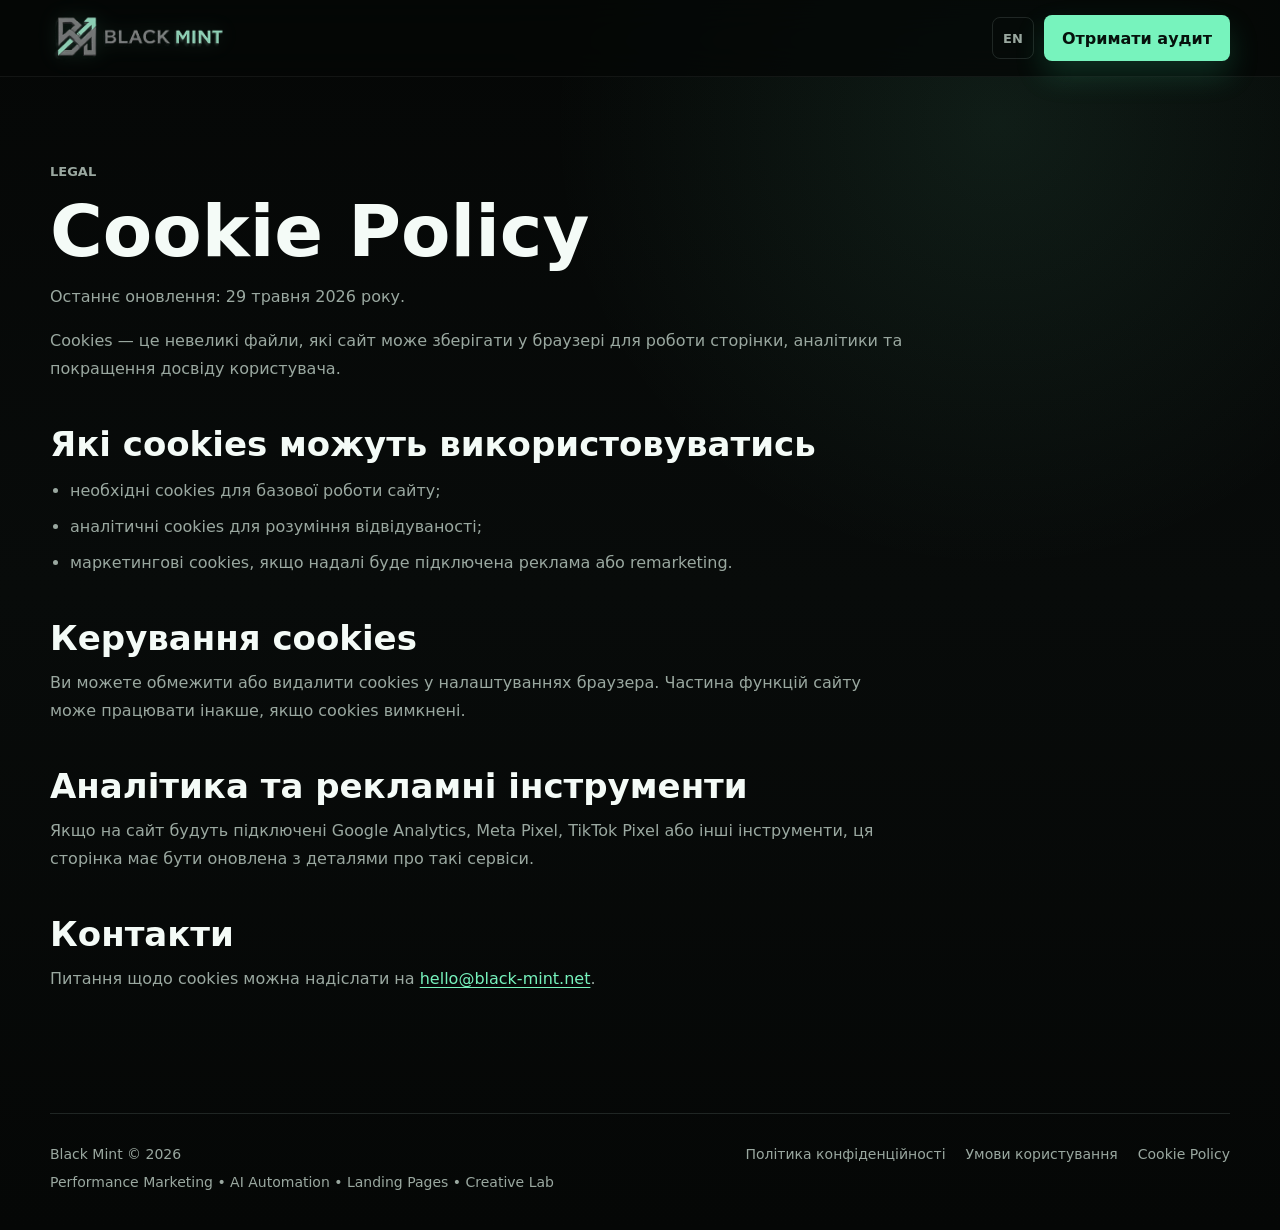
<file: cookies.html>
<!doctype html>
<html lang="uk">
  <head>
    <meta charset="UTF-8" />
    <meta name="viewport" content="width=device-width, initial-scale=1.0" />
    <meta name="robots" content="index, follow" />
    <title>Cookie Policy | Black Mint</title>
    <link rel="icon" type="image/png" href="assets/black-mint-mark.png" />
    <link rel="stylesheet" href="styles.css?v=logo-polish" />
  </head>
  <body>
    <header class="site-header">
      <a class="brand" href="index.html#top" aria-label="Black Mint home">
        <img class="brand-logo" src="assets/black-mint-logo-horizontal-web.png" alt="Black Mint" width="403" height="112" />
      </a>
      <div class="header-actions">
        <a class="language-link" href="en/">EN</a>
        <a class="header-cta" href="index.html#audit">Отримати аудит</a>
      </div>
    </header>

    <main class="section-shell legal-page">
      <article class="legal-content">
        <p class="eyebrow">Legal</p>
        <h1>Cookie Policy</h1>
        <p>Останнє оновлення: 29 травня 2026 року.</p>
        <p>Cookies — це невеликі файли, які сайт може зберігати у браузері для роботи сторінки, аналітики та покращення досвіду користувача.</p>

        <h2>Які cookies можуть використовуватись</h2>
        <ul>
          <li>необхідні cookies для базової роботи сайту;</li>
          <li>аналітичні cookies для розуміння відвідуваності;</li>
          <li>маркетингові cookies, якщо надалі буде підключена реклама або remarketing.</li>
        </ul>

        <h2>Керування cookies</h2>
        <p>Ви можете обмежити або видалити cookies у налаштуваннях браузера. Частина функцій сайту може працювати інакше, якщо cookies вимкнені.</p>

        <h2>Аналітика та рекламні інструменти</h2>
        <p>Якщо на сайт будуть підключені Google Analytics, Meta Pixel, TikTok Pixel або інші інструменти, ця сторінка має бути оновлена з деталями про такі сервіси.</p>

        <h2>Контакти</h2>
        <p>Питання щодо cookies можна надіслати на <a href="mailto:hello@black-mint.net">hello@black-mint.net</a>.</p>
      </article>
    </main>

    <footer class="site-footer">
      <div class="footer-main">
        <span>Black Mint © 2026</span>
        <span>Performance Marketing • AI Automation • Landing Pages • Creative Lab</span>
      </div>
      <nav class="footer-links" aria-label="Юридична інформація">
        <a href="privacy.html">Політика конфіденційності</a>
        <a href="terms.html">Умови користування</a>
        <a href="cookies.html">Cookie Policy</a>
      </nav>
    </footer>
  </body>
</html>
</file>
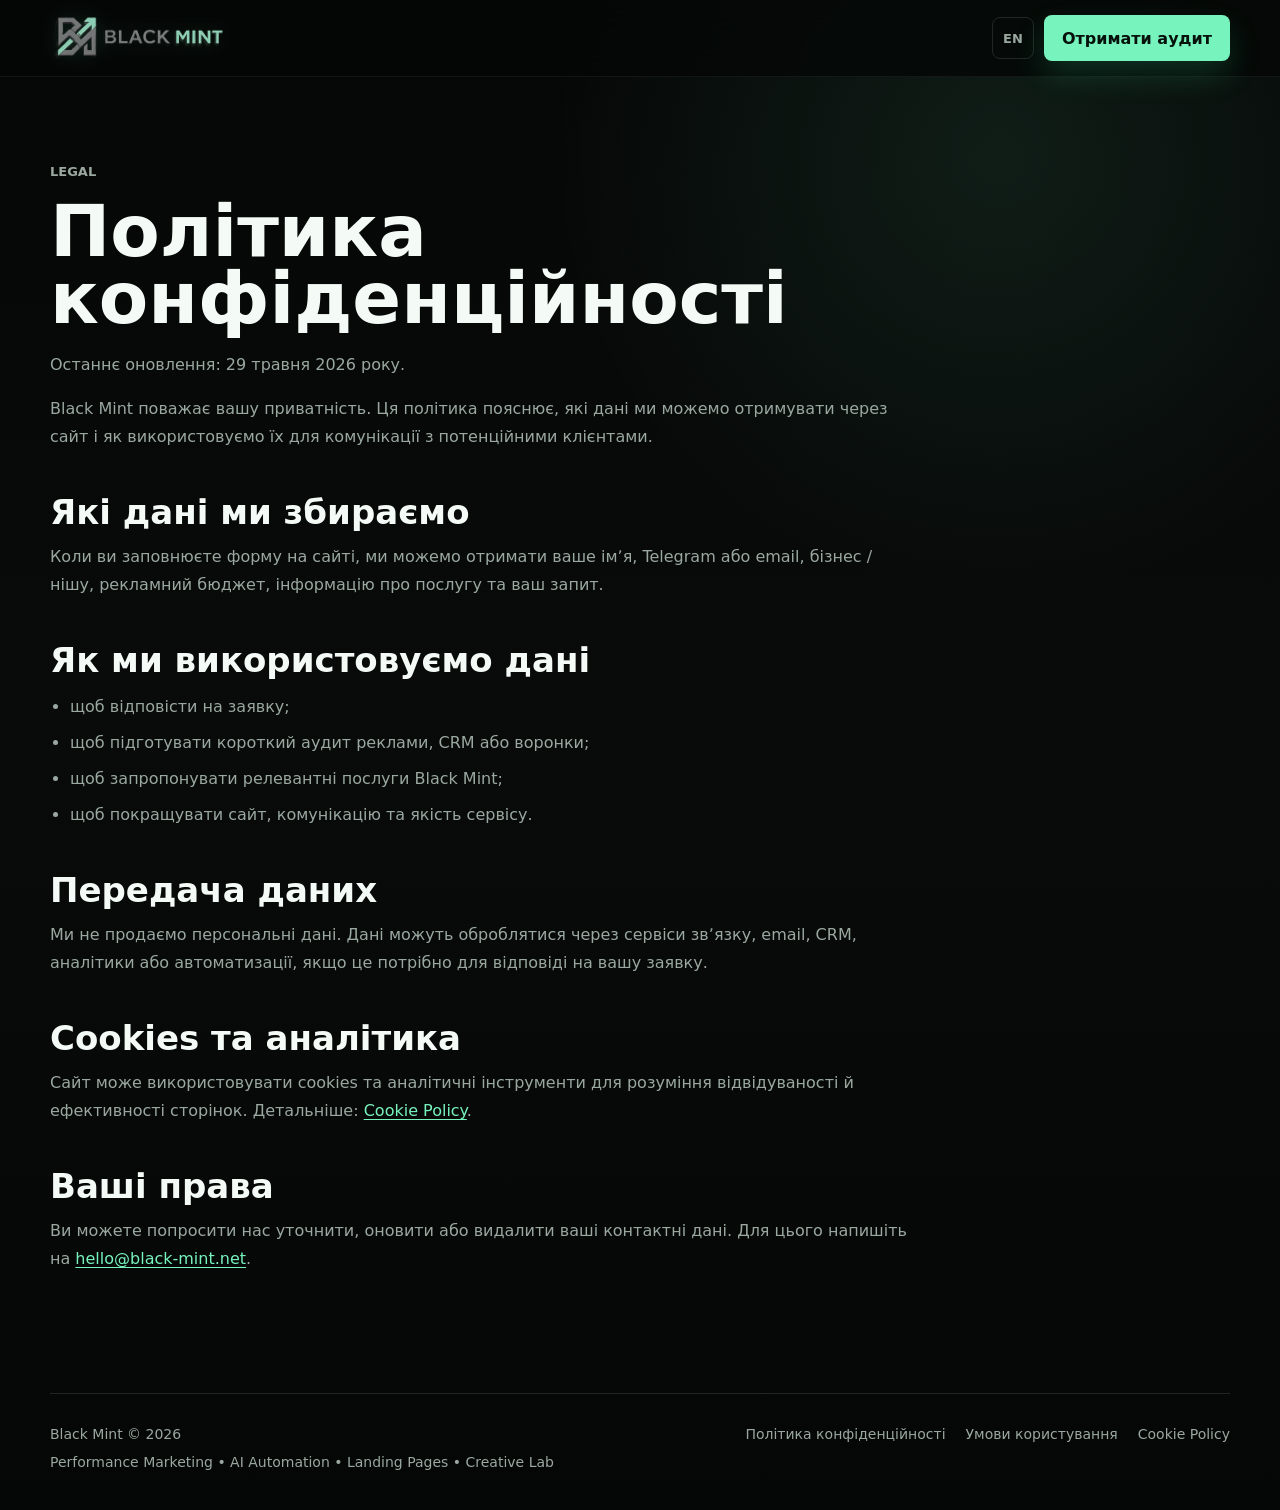
<file: privacy.html>
<!doctype html>
<html lang="uk">
  <head>
    <meta charset="UTF-8" />
    <meta name="viewport" content="width=device-width, initial-scale=1.0" />
    <meta name="robots" content="index, follow" />
    <title>Політика конфіденційності | Black Mint</title>
    <link rel="icon" type="image/png" href="assets/black-mint-mark.png" />
    <link rel="stylesheet" href="styles.css?v=logo-polish" />
  </head>
  <body>
    <header class="site-header">
      <a class="brand" href="index.html#top" aria-label="Black Mint home">
        <img class="brand-logo" src="assets/black-mint-logo-horizontal-web.png" alt="Black Mint" width="403" height="112" />
      </a>
      <div class="header-actions">
        <a class="language-link" href="en/">EN</a>
        <a class="header-cta" href="index.html#audit">Отримати аудит</a>
      </div>
    </header>

    <main class="section-shell legal-page">
      <article class="legal-content">
        <p class="eyebrow">Legal</p>
        <h1>Політика конфіденційності</h1>
        <p>Останнє оновлення: 29 травня 2026 року.</p>
        <p>Black Mint поважає вашу приватність. Ця політика пояснює, які дані ми можемо отримувати через сайт і як використовуємо їх для комунікації з потенційними клієнтами.</p>

        <h2>Які дані ми збираємо</h2>
        <p>Коли ви заповнюєте форму на сайті, ми можемо отримати ваше імʼя, Telegram або email, бізнес / нішу, рекламний бюджет, інформацію про послугу та ваш запит.</p>

        <h2>Як ми використовуємо дані</h2>
        <ul>
          <li>щоб відповісти на заявку;</li>
          <li>щоб підготувати короткий аудит реклами, CRM або воронки;</li>
          <li>щоб запропонувати релевантні послуги Black Mint;</li>
          <li>щоб покращувати сайт, комунікацію та якість сервісу.</li>
        </ul>

        <h2>Передача даних</h2>
        <p>Ми не продаємо персональні дані. Дані можуть оброблятися через сервіси звʼязку, email, CRM, аналітики або автоматизації, якщо це потрібно для відповіді на вашу заявку.</p>

        <h2>Cookies та аналітика</h2>
        <p>Сайт може використовувати cookies та аналітичні інструменти для розуміння відвідуваності й ефективності сторінок. Детальніше: <a href="cookies.html">Cookie Policy</a>.</p>

        <h2>Ваші права</h2>
        <p>Ви можете попросити нас уточнити, оновити або видалити ваші контактні дані. Для цього напишіть на <a href="mailto:hello@black-mint.net">hello@black-mint.net</a>.</p>
      </article>
    </main>

    <footer class="site-footer">
      <div class="footer-main">
        <span>Black Mint © 2026</span>
        <span>Performance Marketing • AI Automation • Landing Pages • Creative Lab</span>
      </div>
      <nav class="footer-links" aria-label="Юридична інформація">
        <a href="privacy.html">Політика конфіденційності</a>
        <a href="terms.html">Умови користування</a>
        <a href="cookies.html">Cookie Policy</a>
      </nav>
    </footer>
  </body>
</html>
</file>
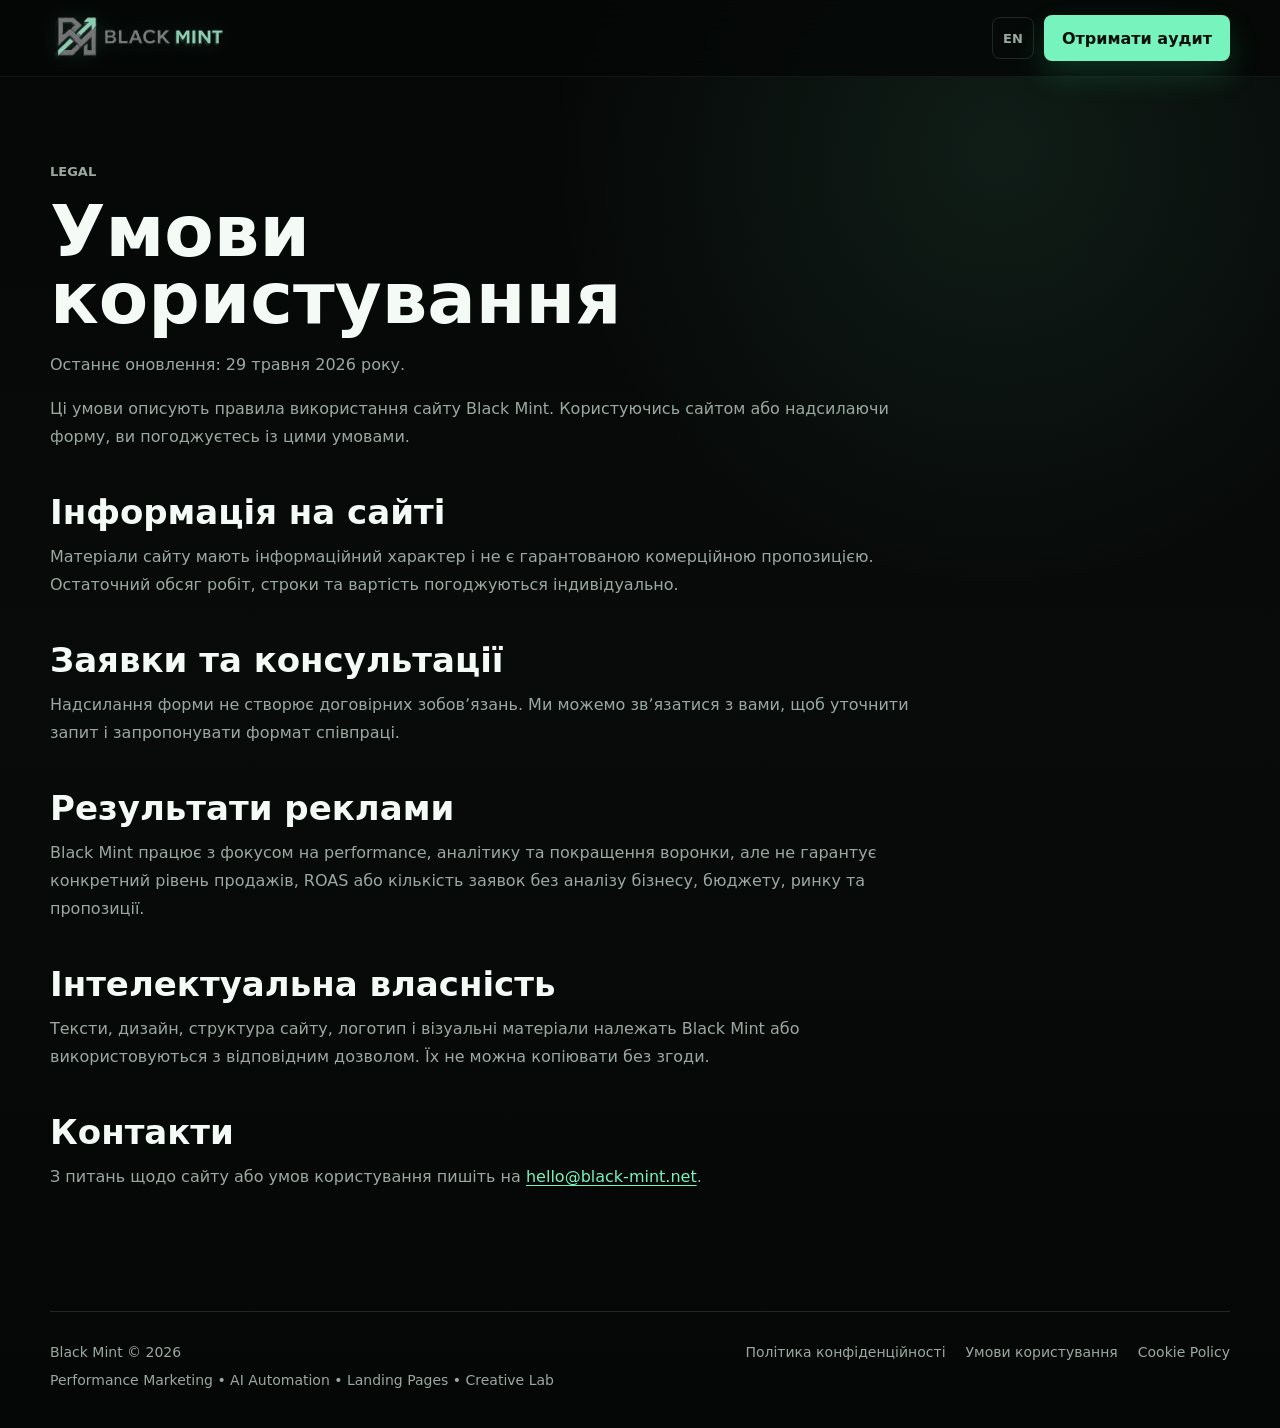
<file: terms.html>
<!doctype html>
<html lang="uk">
  <head>
    <meta charset="UTF-8" />
    <meta name="viewport" content="width=device-width, initial-scale=1.0" />
    <meta name="robots" content="index, follow" />
    <title>Умови користування | Black Mint</title>
    <link rel="icon" type="image/png" href="assets/black-mint-mark.png" />
    <link rel="stylesheet" href="styles.css?v=logo-polish" />
  </head>
  <body>
    <header class="site-header">
      <a class="brand" href="index.html#top" aria-label="Black Mint home">
        <img class="brand-logo" src="assets/black-mint-logo-horizontal-web.png" alt="Black Mint" width="403" height="112" />
      </a>
      <div class="header-actions">
        <a class="language-link" href="en/">EN</a>
        <a class="header-cta" href="index.html#audit">Отримати аудит</a>
      </div>
    </header>

    <main class="section-shell legal-page">
      <article class="legal-content">
        <p class="eyebrow">Legal</p>
        <h1>Умови користування</h1>
        <p>Останнє оновлення: 29 травня 2026 року.</p>
        <p>Ці умови описують правила використання сайту Black Mint. Користуючись сайтом або надсилаючи форму, ви погоджуєтесь із цими умовами.</p>

        <h2>Інформація на сайті</h2>
        <p>Матеріали сайту мають інформаційний характер і не є гарантованою комерційною пропозицією. Остаточний обсяг робіт, строки та вартість погоджуються індивідуально.</p>

        <h2>Заявки та консультації</h2>
        <p>Надсилання форми не створює договірних зобовʼязань. Ми можемо звʼязатися з вами, щоб уточнити запит і запропонувати формат співпраці.</p>

        <h2>Результати реклами</h2>
        <p>Black Mint працює з фокусом на performance, аналітику та покращення воронки, але не гарантує конкретний рівень продажів, ROAS або кількість заявок без аналізу бізнесу, бюджету, ринку та пропозиції.</p>

        <h2>Інтелектуальна власність</h2>
        <p>Тексти, дизайн, структура сайту, логотип і візуальні матеріали належать Black Mint або використовуються з відповідним дозволом. Їх не можна копіювати без згоди.</p>

        <h2>Контакти</h2>
        <p>З питань щодо сайту або умов користування пишіть на <a href="mailto:hello@black-mint.net">hello@black-mint.net</a>.</p>
      </article>
    </main>

    <footer class="site-footer">
      <div class="footer-main">
        <span>Black Mint © 2026</span>
        <span>Performance Marketing • AI Automation • Landing Pages • Creative Lab</span>
      </div>
      <nav class="footer-links" aria-label="Юридична інформація">
        <a href="privacy.html">Політика конфіденційності</a>
        <a href="terms.html">Умови користування</a>
        <a href="cookies.html">Cookie Policy</a>
      </nav>
    </footer>
  </body>
</html>
</file>
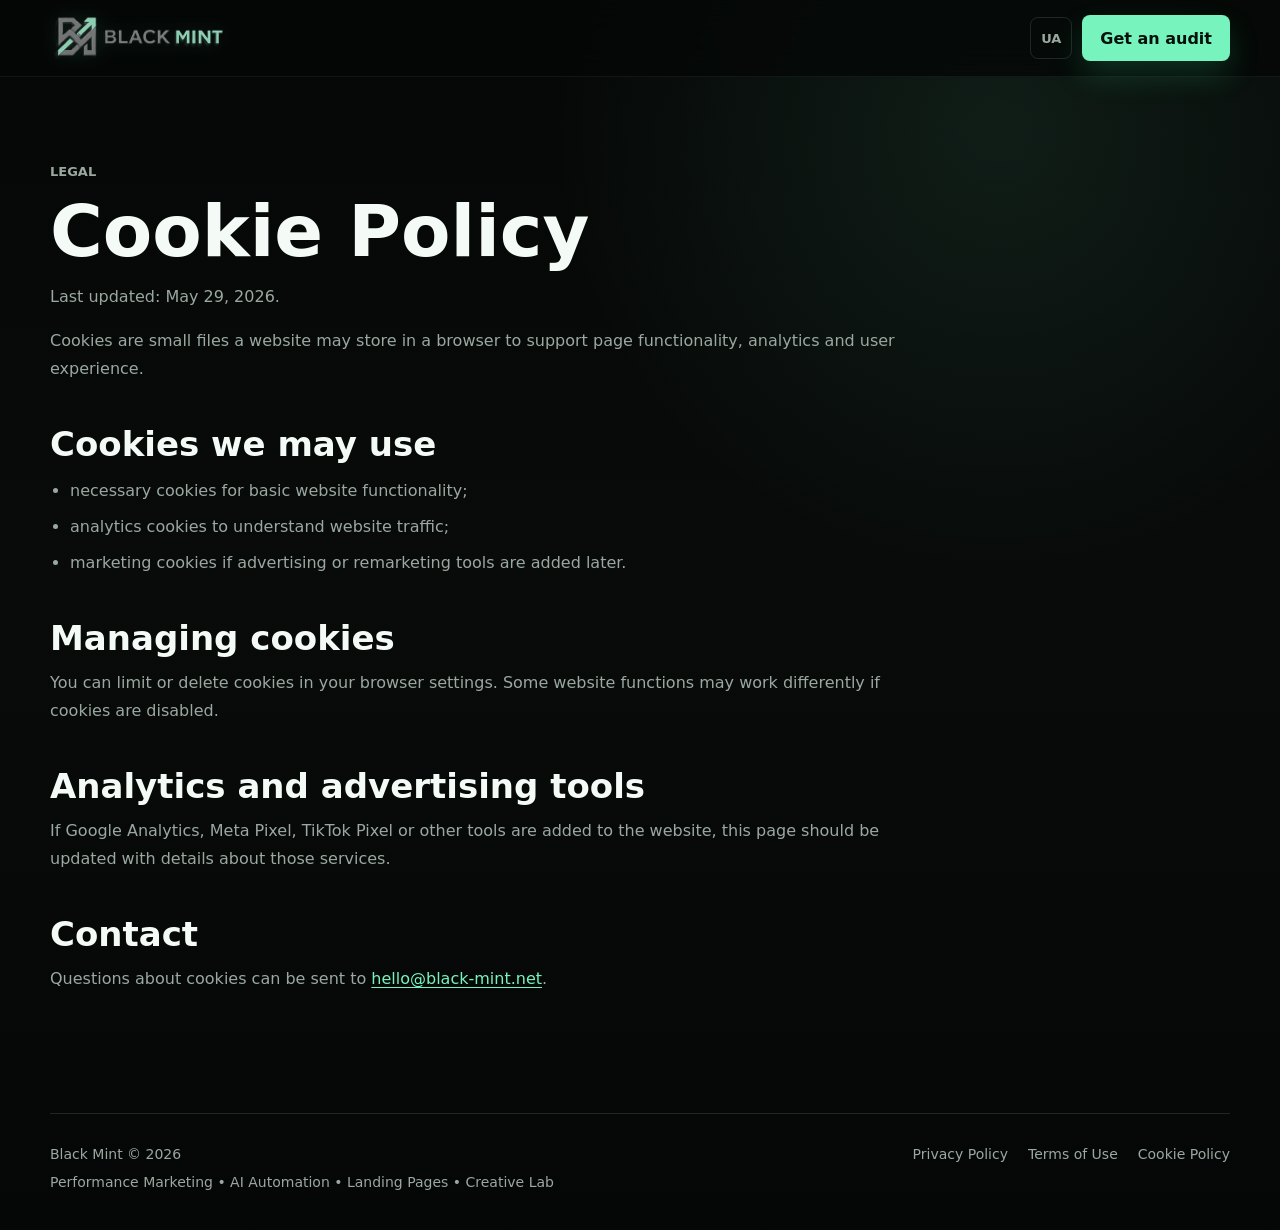
<file: en/cookies.html>
<!doctype html>
<html lang="en">
  <head>
    <meta charset="UTF-8" />
    <meta name="viewport" content="width=device-width, initial-scale=1.0" />
    <meta name="robots" content="index, follow" />
    <title>Cookie Policy | Black Mint</title>
    <link rel="icon" type="image/png" href="../assets/black-mint-mark.png" />
    <link rel="stylesheet" href="../styles.css?v=logo-polish" />
  </head>
  <body>
    <header class="site-header">
      <a class="brand" href="index.html#top" aria-label="Black Mint home">
        <img class="brand-logo" src="../assets/black-mint-logo-horizontal-web.png" alt="Black Mint" width="403" height="112" />
      </a>
      <div class="header-actions">
        <a class="language-link" href="../">UA</a>
        <a class="header-cta" href="index.html#audit">Get an audit</a>
      </div>
    </header>

    <main class="section-shell legal-page">
      <article class="legal-content">
        <p class="eyebrow">Legal</p>
        <h1>Cookie Policy</h1>
        <p>Last updated: May 29, 2026.</p>
        <p>Cookies are small files a website may store in a browser to support page functionality, analytics and user experience.</p>

        <h2>Cookies we may use</h2>
        <ul>
          <li>necessary cookies for basic website functionality;</li>
          <li>analytics cookies to understand website traffic;</li>
          <li>marketing cookies if advertising or remarketing tools are added later.</li>
        </ul>

        <h2>Managing cookies</h2>
        <p>You can limit or delete cookies in your browser settings. Some website functions may work differently if cookies are disabled.</p>

        <h2>Analytics and advertising tools</h2>
        <p>If Google Analytics, Meta Pixel, TikTok Pixel or other tools are added to the website, this page should be updated with details about those services.</p>

        <h2>Contact</h2>
        <p>Questions about cookies can be sent to <a href="mailto:hello@black-mint.net">hello@black-mint.net</a>.</p>
      </article>
    </main>

    <footer class="site-footer">
      <div class="footer-main">
        <span>Black Mint © 2026</span>
        <span>Performance Marketing • AI Automation • Landing Pages • Creative Lab</span>
      </div>
      <nav class="footer-links" aria-label="Legal information">
        <a href="privacy.html">Privacy Policy</a>
        <a href="terms.html">Terms of Use</a>
        <a href="cookies.html">Cookie Policy</a>
      </nav>
    </footer>
  </body>
</html>
</file>
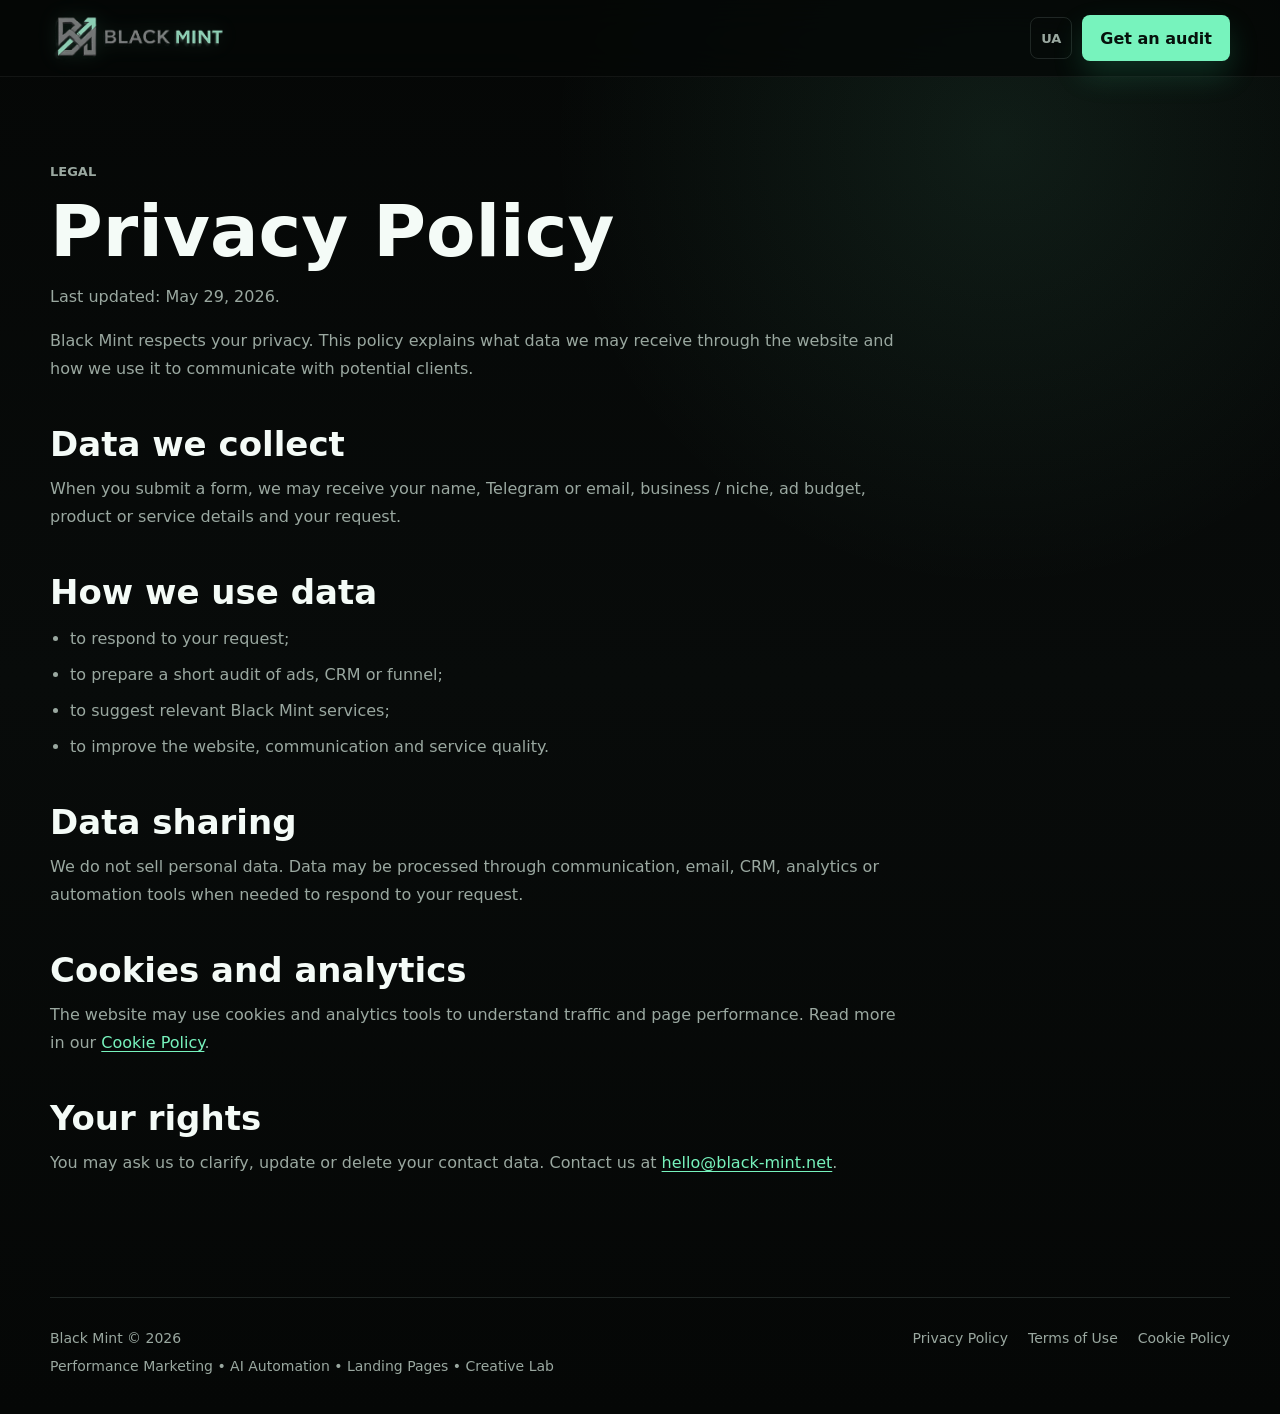
<file: en/privacy.html>
<!doctype html>
<html lang="en">
  <head>
    <meta charset="UTF-8" />
    <meta name="viewport" content="width=device-width, initial-scale=1.0" />
    <meta name="robots" content="index, follow" />
    <title>Privacy Policy | Black Mint</title>
    <link rel="icon" type="image/png" href="../assets/black-mint-mark.png" />
    <link rel="stylesheet" href="../styles.css?v=logo-polish" />
  </head>
  <body>
    <header class="site-header">
      <a class="brand" href="index.html#top" aria-label="Black Mint home">
        <img class="brand-logo" src="../assets/black-mint-logo-horizontal-web.png" alt="Black Mint" width="403" height="112" />
      </a>
      <div class="header-actions">
        <a class="language-link" href="../">UA</a>
        <a class="header-cta" href="index.html#audit">Get an audit</a>
      </div>
    </header>

    <main class="section-shell legal-page">
      <article class="legal-content">
        <p class="eyebrow">Legal</p>
        <h1>Privacy Policy</h1>
        <p>Last updated: May 29, 2026.</p>
        <p>Black Mint respects your privacy. This policy explains what data we may receive through the website and how we use it to communicate with potential clients.</p>

        <h2>Data we collect</h2>
        <p>When you submit a form, we may receive your name, Telegram or email, business / niche, ad budget, product or service details and your request.</p>

        <h2>How we use data</h2>
        <ul>
          <li>to respond to your request;</li>
          <li>to prepare a short audit of ads, CRM or funnel;</li>
          <li>to suggest relevant Black Mint services;</li>
          <li>to improve the website, communication and service quality.</li>
        </ul>

        <h2>Data sharing</h2>
        <p>We do not sell personal data. Data may be processed through communication, email, CRM, analytics or automation tools when needed to respond to your request.</p>

        <h2>Cookies and analytics</h2>
        <p>The website may use cookies and analytics tools to understand traffic and page performance. Read more in our <a href="cookies.html">Cookie Policy</a>.</p>

        <h2>Your rights</h2>
        <p>You may ask us to clarify, update or delete your contact data. Contact us at <a href="mailto:hello@black-mint.net">hello@black-mint.net</a>.</p>
      </article>
    </main>

    <footer class="site-footer">
      <div class="footer-main">
        <span>Black Mint © 2026</span>
        <span>Performance Marketing • AI Automation • Landing Pages • Creative Lab</span>
      </div>
      <nav class="footer-links" aria-label="Legal information">
        <a href="privacy.html">Privacy Policy</a>
        <a href="terms.html">Terms of Use</a>
        <a href="cookies.html">Cookie Policy</a>
      </nav>
    </footer>
  </body>
</html>
</file>
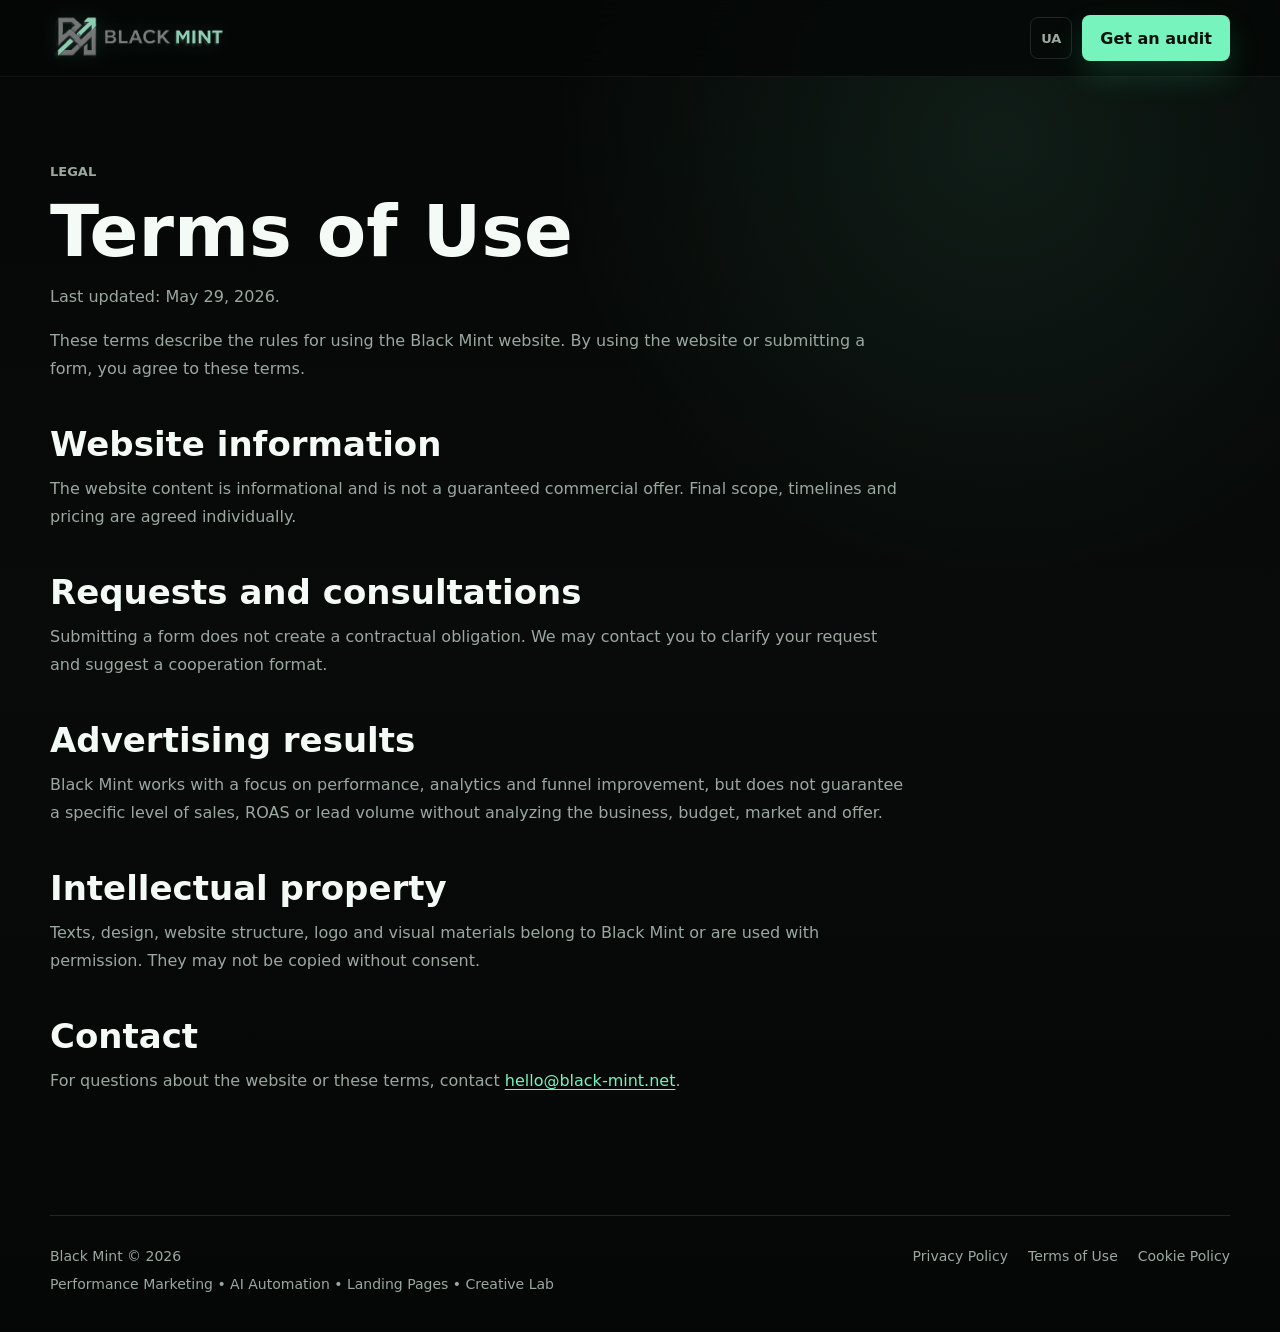
<file: en/terms.html>
<!doctype html>
<html lang="en">
  <head>
    <meta charset="UTF-8" />
    <meta name="viewport" content="width=device-width, initial-scale=1.0" />
    <meta name="robots" content="index, follow" />
    <title>Terms of Use | Black Mint</title>
    <link rel="icon" type="image/png" href="../assets/black-mint-mark.png" />
    <link rel="stylesheet" href="../styles.css?v=logo-polish" />
  </head>
  <body>
    <header class="site-header">
      <a class="brand" href="index.html#top" aria-label="Black Mint home">
        <img class="brand-logo" src="../assets/black-mint-logo-horizontal-web.png" alt="Black Mint" width="403" height="112" />
      </a>
      <div class="header-actions">
        <a class="language-link" href="../">UA</a>
        <a class="header-cta" href="index.html#audit">Get an audit</a>
      </div>
    </header>

    <main class="section-shell legal-page">
      <article class="legal-content">
        <p class="eyebrow">Legal</p>
        <h1>Terms of Use</h1>
        <p>Last updated: May 29, 2026.</p>
        <p>These terms describe the rules for using the Black Mint website. By using the website or submitting a form, you agree to these terms.</p>

        <h2>Website information</h2>
        <p>The website content is informational and is not a guaranteed commercial offer. Final scope, timelines and pricing are agreed individually.</p>

        <h2>Requests and consultations</h2>
        <p>Submitting a form does not create a contractual obligation. We may contact you to clarify your request and suggest a cooperation format.</p>

        <h2>Advertising results</h2>
        <p>Black Mint works with a focus on performance, analytics and funnel improvement, but does not guarantee a specific level of sales, ROAS or lead volume without analyzing the business, budget, market and offer.</p>

        <h2>Intellectual property</h2>
        <p>Texts, design, website structure, logo and visual materials belong to Black Mint or are used with permission. They may not be copied without consent.</p>

        <h2>Contact</h2>
        <p>For questions about the website or these terms, contact <a href="mailto:hello@black-mint.net">hello@black-mint.net</a>.</p>
      </article>
    </main>

    <footer class="site-footer">
      <div class="footer-main">
        <span>Black Mint © 2026</span>
        <span>Performance Marketing • AI Automation • Landing Pages • Creative Lab</span>
      </div>
      <nav class="footer-links" aria-label="Legal information">
        <a href="privacy.html">Privacy Policy</a>
        <a href="terms.html">Terms of Use</a>
        <a href="cookies.html">Cookie Policy</a>
      </nav>
    </footer>
  </body>
</html>
</file>
<file: styles.css>
:root {
  --bg: #050706;
  --surface: #0b0f0d;
  --surface-soft: #111614;
  --line: rgba(222, 255, 240, 0.12);
  --line-strong: rgba(156, 255, 210, 0.3);
  --text: #f4fbf7;
  --muted: #9aa8a0;
  --mint: #77f3bd;
  --mint-strong: #39dd9a;
  --graphite: #171c19;
  --shadow: rgba(0, 0, 0, 0.38);
  --radius: 8px;
}

* {
  box-sizing: border-box;
}

html {
  scroll-behavior: smooth;
}

body {
  margin: 0;
  overflow-x: hidden;
  background:
    radial-gradient(circle at 78% 10%, rgba(119, 243, 189, 0.09), transparent 28rem),
    linear-gradient(180deg, #050706 0%, #080b0a 48%, #050706 100%);
  color: var(--text);
  font-family: Inter, system-ui, -apple-system, BlinkMacSystemFont, "Segoe UI", sans-serif;
  letter-spacing: 0;
}

a {
  color: inherit;
  text-decoration: none;
}

button,
input,
select,
textarea {
  font: inherit;
}

.site-header {
  position: sticky;
  top: 0;
  z-index: 20;
  display: flex;
  align-items: center;
  justify-content: space-between;
  gap: 24px;
  width: min(1180px, calc(100% - 32px));
  min-height: 76px;
  margin: 0 auto;
  padding: 14px 0;
  backdrop-filter: blur(18px);
}

.site-header::before {
  position: fixed;
  inset: 0 0 auto;
  height: 76px;
  pointer-events: none;
  content: "";
  background: rgba(5, 7, 6, 0.78);
  border-bottom: 1px solid rgba(255, 255, 255, 0.06);
  transform: translateX(calc((100vw - min(1180px, calc(100vw - 32px))) / -2));
  width: 100vw;
  z-index: -1;
}

.brand {
  display: inline-flex;
  align-items: center;
  flex: 0 0 auto;
  white-space: nowrap;
}

.brand-logo {
  display: block;
  width: clamp(138px, 15vw, 176px);
  height: auto;
  object-fit: contain;
  filter: drop-shadow(0 0 10px rgba(119, 243, 189, 0.12));
}

.main-nav {
  display: flex;
  align-items: center;
  gap: 26px;
  color: var(--muted);
  font-size: 14px;
}

.main-nav a:hover {
  color: var(--text);
}

.header-actions {
  display: inline-flex;
  align-items: center;
  gap: 10px;
}

.language-link {
  display: inline-grid;
  place-items: center;
  min-width: 42px;
  min-height: 42px;
  border: 1px solid var(--line);
  border-radius: var(--radius);
  color: var(--muted);
  font-size: 13px;
  font-weight: 800;
}

.language-link:hover {
  border-color: var(--line-strong);
  color: var(--mint);
}

.header-cta,
.primary-button,
.secondary-button {
  display: inline-flex;
  align-items: center;
  justify-content: center;
  min-height: 46px;
  padding: 0 18px;
  border-radius: var(--radius);
  font-weight: 700;
  transition: transform 180ms ease, border-color 180ms ease, background 180ms ease;
}

.header-cta,
.primary-button {
  background: var(--mint);
  color: #06110c;
  box-shadow: 0 14px 30px rgba(57, 221, 154, 0.18);
}

.secondary-button {
  border: 1px solid var(--line);
  background: rgba(255, 255, 255, 0.03);
  color: var(--text);
}

.header-cta:hover,
.primary-button:hover,
.secondary-button:hover {
  transform: translateY(-2px);
}

.section-shell {
  width: min(1180px, calc(100% - 32px));
  margin: 0 auto;
}

.hero {
  display: grid;
  grid-template-columns: minmax(0, 1.04fr) minmax(360px, 0.96fr);
  gap: 48px;
  min-height: calc(100vh - 76px);
  padding: 90px 0 54px;
  align-items: center;
}

.eyebrow {
  margin: 0 0 14px;
  color: var(--mint);
  font-size: 13px;
  font-weight: 800;
  letter-spacing: 0;
  text-transform: uppercase;
}

h1,
h2,
h3,
p {
  margin-top: 0;
}

h1 {
  max-width: 760px;
  margin-bottom: 22px;
  font-size: clamp(48px, 8vw, 98px);
  line-height: 0.94;
  letter-spacing: 0;
}

h2 {
  margin-bottom: 18px;
  font-size: clamp(34px, 5vw, 64px);
  line-height: 1;
  letter-spacing: 0;
}

h3 {
  margin-bottom: 12px;
  font-size: 22px;
  line-height: 1.15;
}

.hero-lead,
.section-intro p,
.cta-layout p {
  max-width: 650px;
  color: var(--muted);
  font-size: 18px;
  line-height: 1.7;
}

.hero-actions {
  display: flex;
  flex-wrap: wrap;
  gap: 12px;
  margin: 34px 0;
}

.audit-points {
  display: flex;
  flex-wrap: wrap;
  gap: 10px;
  margin-top: 24px;
}

.audit-points span {
  padding: 10px 12px;
  border: 1px solid var(--line);
  border-radius: 8px;
  background: rgba(119, 243, 189, 0.055);
  color: #d8e6df;
  font-size: 13px;
  font-weight: 700;
}

.hero-proof {
  display: flex;
  flex-wrap: wrap;
  gap: 10px;
}

.hero-proof span,
.pill-list li,
.tool-grid span,
.improvement-grid span {
  border: 1px solid var(--line);
  border-radius: 999px;
  background: rgba(255, 255, 255, 0.025);
  color: #d8e6df;
}

.hero-proof span {
  padding: 9px 12px;
  font-size: 13px;
}

.hero-visual {
  position: relative;
  min-height: 560px;
  border: 1px solid var(--line);
  border-radius: 8px;
  overflow: hidden;
  background:
    linear-gradient(90deg, rgba(255, 255, 255, 0.04) 1px, transparent 1px),
    linear-gradient(180deg, rgba(255, 255, 255, 0.04) 1px, transparent 1px),
    linear-gradient(145deg, rgba(119, 243, 189, 0.1), rgba(255, 255, 255, 0.02) 38%, rgba(9, 12, 11, 0.9));
  background-size: 44px 44px, 44px 44px, auto;
  box-shadow: 0 26px 90px var(--shadow);
}

.orbital-grid {
  position: absolute;
  inset: 12%;
  border: 1px solid rgba(119, 243, 189, 0.18);
  border-radius: 50%;
  animation: rotateGrid 24s linear infinite;
}

.orbital-grid::before,
.orbital-grid::after {
  position: absolute;
  inset: 16%;
  border: 1px solid rgba(119, 243, 189, 0.12);
  border-radius: 50%;
  content: "";
}

.orbital-grid::after {
  inset: 33%;
  background: rgba(119, 243, 189, 0.08);
  box-shadow: 0 0 70px rgba(119, 243, 189, 0.18);
}

.dashboard-panel,
.pipeline-card,
.ai-card,
.map-node {
  position: absolute;
  border: 1px solid var(--line);
  border-radius: 8px;
  background: rgba(8, 12, 10, 0.86);
  backdrop-filter: blur(18px);
  box-shadow: 0 18px 40px rgba(0, 0, 0, 0.32);
}

.growth-map {
  position: absolute;
  inset: 34px;
}

.growth-map::before,
.growth-map::after {
  position: absolute;
  content: "";
  background: linear-gradient(90deg, transparent, rgba(119, 243, 189, 0.42), transparent);
}

.growth-map::before {
  top: 50%;
  left: 8%;
  right: 8%;
  height: 1px;
}

.growth-map::after {
  top: 12%;
  bottom: 12%;
  left: 50%;
  width: 1px;
  background: linear-gradient(180deg, transparent, rgba(119, 243, 189, 0.34), transparent);
}

.map-node {
  z-index: 1;
  display: grid;
  gap: 8px;
  width: min(260px, 46%);
  padding: 17px;
}

.map-node span {
  color: var(--muted);
  font-size: 13px;
  font-weight: 700;
}

.map-node strong {
  color: var(--text);
  font-size: 16px;
  line-height: 1.25;
}

.node-main {
  top: 50%;
  left: 50%;
  width: min(330px, 70%);
  border-color: var(--line-strong);
  background:
    radial-gradient(circle at 70% 30%, rgba(119, 243, 189, 0.16), transparent 46%),
    rgba(8, 12, 10, 0.9);
  transform: translate(-50%, -50%);
}

.node-main strong {
  color: var(--mint);
  font-size: 20px;
}

.map-node:nth-child(2) {
  top: 20px;
  left: 0;
}

.map-node:nth-child(3) {
  top: 38px;
  right: 0;
}

.map-node:nth-child(4) {
  bottom: 38px;
  left: 0;
}

.map-node:nth-child(5) {
  right: 0;
  bottom: 20px;
}

.panel-main {
  inset: 78px 42px auto;
  padding: 22px;
}

.panel-topline,
.pipeline-card,
.ai-card {
  display: flex;
  align-items: center;
  justify-content: space-between;
  gap: 12px;
}

.panel-topline {
  margin-bottom: 20px;
  color: var(--muted);
  font-size: 13px;
}

.live-dot {
  color: var(--mint);
}

.live-dot::before {
  display: inline-block;
  width: 7px;
  height: 7px;
  margin-right: 7px;
  border-radius: 50%;
  background: var(--mint);
  content: "";
  box-shadow: 0 0 16px var(--mint);
}

.metric-grid {
  display: grid;
  grid-template-columns: repeat(3, 1fr);
  gap: 12px;
}

.metric-grid div {
  min-width: 0;
  padding: 16px;
  border: 1px solid var(--line);
  border-radius: 8px;
  background: rgba(255, 255, 255, 0.025);
}

.metric-label {
  display: block;
  margin-bottom: 8px;
  color: var(--muted);
  font-size: 12px;
}

.metric-grid strong {
  font-size: 28px;
}

.chart-bars {
  display: flex;
  align-items: end;
  gap: 10px;
  height: 132px;
  margin-top: 24px;
  padding-top: 18px;
  border-top: 1px solid var(--line);
}

.chart-bars span {
  flex: 1;
  min-width: 18px;
  border-radius: 6px 6px 0 0;
  background: linear-gradient(180deg, var(--mint), rgba(119, 243, 189, 0.16));
  animation: pulseBar 2.8s ease-in-out infinite;
}

.pipeline-card {
  left: 34px;
  right: 34px;
  bottom: 56px;
  padding: 16px;
  color: #dce8e2;
  font-size: 13px;
}

.pipeline-card i {
  flex: 1;
  height: 1px;
  background: linear-gradient(90deg, var(--mint), transparent);
}

.ai-card {
  right: 24px;
  bottom: 154px;
  min-width: 210px;
  padding: 16px;
}

.ai-card span {
  color: var(--muted);
}

.ai-card strong {
  color: var(--mint);
}

.audit-band,
.process-band,
.cta-section {
  border-block: 1px solid var(--line);
  background: rgba(255, 255, 255, 0.025);
}

.audit-layout {
  display: grid;
  grid-template-columns: minmax(0, 0.86fr) minmax(380px, 0.64fr);
  gap: 48px;
  padding: 86px 0;
  align-items: start;
}

.lead-form,
.contact-form,
.contact-card {
  padding: 24px;
  border: 1px solid var(--line);
  border-radius: 8px;
  background: rgba(8, 12, 10, 0.78);
}

.lead-form,
.contact-form {
  display: grid;
  gap: 16px;
}

label,
legend {
  color: #dfe9e4;
  font-size: 14px;
  font-weight: 700;
}

input,
select,
textarea {
  width: 100%;
  margin-top: 8px;
  border: 1px solid var(--line);
  border-radius: 8px;
  background: #080b0a;
  color: var(--text);
  outline: 0;
}

input,
select {
  min-height: 48px;
  padding: 0 13px;
}

textarea {
  resize: vertical;
  padding: 13px;
}

input:focus,
select:focus,
textarea:focus {
  border-color: var(--mint);
  box-shadow: 0 0 0 3px rgba(119, 243, 189, 0.08);
}

fieldset {
  display: grid;
  gap: 11px;
  margin: 0;
  padding: 14px;
  border: 1px solid var(--line);
  border-radius: 8px;
}

fieldset label {
  display: flex;
  align-items: center;
  gap: 10px;
  color: var(--muted);
  font-weight: 600;
}

input[type="checkbox"],
input[type="radio"] {
  width: 17px;
  min-height: 17px;
  margin: 0;
  accent-color: var(--mint);
}

.radio-grid {
  grid-template-columns: repeat(2, 1fr);
}

.radio-grid legend {
  grid-column: 1 / -1;
}

.form-button {
  width: 100%;
  border: 0;
  cursor: pointer;
}

.form-note {
  margin: 0;
  color: var(--muted);
  font-size: 13px;
  line-height: 1.5;
}

.legal-note {
  margin: -4px 0 0;
  color: rgba(154, 168, 160, 0.82);
  font-size: 12px;
  line-height: 1.5;
}

.legal-note a {
  color: var(--mint);
  text-decoration: underline;
  text-underline-offset: 3px;
}

.content-section,
.contact-section {
  padding: 104px 0;
}

.faq-section {
  padding: 0 0 104px;
}

.section-heading {
  display: flex;
  align-items: end;
  justify-content: space-between;
  gap: 24px;
  margin-bottom: 34px;
}

.section-heading h2 {
  margin-bottom: 0;
}

.service-grid {
  display: grid;
  grid-template-columns: repeat(4, 1fr);
  gap: 14px;
}

.fit-section {
  padding-bottom: 0;
}

.fit-grid {
  display: grid;
  grid-template-columns: repeat(3, 1fr);
  gap: 14px;
}

.fit-grid article {
  min-height: 220px;
  padding: 24px;
  border: 1px solid var(--line);
  border-radius: 8px;
  background: rgba(255, 255, 255, 0.025);
}

.fit-grid p {
  color: var(--muted);
  line-height: 1.65;
}

.service-card {
  min-height: 250px;
  padding: 24px;
  border: 1px solid var(--line);
  border-radius: 8px;
  background: linear-gradient(180deg, rgba(255, 255, 255, 0.045), rgba(255, 255, 255, 0.015));
}

.service-card p,
.process-list p,
.info-block p,
.contact-card p {
  color: var(--muted);
  line-height: 1.65;
}

.card-index {
  display: block;
  margin-bottom: 54px;
  color: var(--mint);
  font-weight: 800;
}

.muted-card {
  background: linear-gradient(180deg, rgba(119, 243, 189, 0.12), rgba(255, 255, 255, 0.02));
}

.process-band {
  padding: 98px 0;
}

.process-band .section-heading {
  display: block;
  margin-bottom: 52px;
}

.process-band .section-heading h2 {
  max-width: 820px;
}

.process-list {
  display: grid;
  grid-template-columns: repeat(4, 1fr);
  border-top: 1px solid var(--line);
}

.process-list article {
  min-height: 270px;
  padding: 28px 28px 0 0;
  border-right: 1px solid var(--line);
}

.process-list article:last-child {
  border-right: 0;
}

.process-list span {
  display: inline-flex;
  margin-bottom: 72px;
  color: var(--mint);
  font-weight: 800;
}

.roadmap-section {
  padding-bottom: 0;
}

.roadmap-grid {
  display: grid;
  grid-template-columns: 0.9fr 1.1fr;
  gap: 16px;
}

.roadmap-card {
  padding: 26px;
  border: 1px solid var(--line);
  border-radius: 8px;
  background:
    linear-gradient(180deg, rgba(255, 255, 255, 0.04), rgba(255, 255, 255, 0.015)),
    var(--surface);
}

.roadmap-card-accent {
  border-color: var(--line-strong);
  background:
    linear-gradient(145deg, rgba(119, 243, 189, 0.12), rgba(255, 255, 255, 0.02)),
    var(--surface);
}

.roadmap-card span {
  display: inline-flex;
  margin-bottom: 18px;
  color: var(--mint);
  font-size: 13px;
  font-weight: 800;
  text-transform: uppercase;
}

.roadmap-card p {
  color: var(--muted);
  line-height: 1.65;
}

.roadmap-card ul {
  display: grid;
  grid-template-columns: repeat(2, minmax(0, 1fr));
  gap: 10px;
  margin: 24px 0 0;
  padding: 0;
  list-style: none;
}

.roadmap-card li {
  padding: 11px 12px;
  border: 1px solid var(--line);
  border-radius: 8px;
  background: rgba(255, 255, 255, 0.025);
  color: #d8e6df;
  font-size: 13px;
}

.difference-layout {
  display: grid;
  grid-template-columns: minmax(0, 0.8fr) minmax(360px, 0.8fr);
  gap: 62px;
  align-items: start;
}

.sticky-copy {
  position: sticky;
  top: 116px;
}

.stacked-info {
  display: grid;
  gap: 14px;
}

.info-block {
  padding: 24px;
  border: 1px solid var(--line);
  border-radius: 8px;
  background: rgba(255, 255, 255, 0.025);
}

.pill-list,
.tool-grid,
.improvement-grid {
  display: flex;
  flex-wrap: wrap;
  gap: 10px;
  padding: 0;
  margin: 18px 0 0;
  list-style: none;
}

.pill-list li,
.tool-grid span,
.improvement-grid span {
  padding: 10px 12px;
  font-size: 13px;
}

.tool-grid,
.improvement-grid {
  display: grid;
  grid-template-columns: repeat(3, 1fr);
}

.tool-grid span,
.improvement-grid span {
  display: grid;
  place-items: center;
  min-height: 56px;
  border-radius: 8px;
  text-align: center;
}

.cta-section {
  padding: 74px 0;
}

.cta-layout {
  display: flex;
  align-items: center;
  justify-content: space-between;
  gap: 30px;
}

.cta-layout h2 {
  max-width: 760px;
}

.contact-layout {
  display: grid;
  grid-template-columns: minmax(0, 0.9fr) minmax(300px, 0.42fr);
  gap: 20px;
  margin-top: 34px;
}

.contact-card {
  display: grid;
  align-content: start;
  gap: 16px;
}

.contact-card a {
  padding-bottom: 14px;
  border-bottom: 1px solid var(--line);
  color: var(--mint);
  font-weight: 700;
}

.contact-stat {
  margin-top: 16px;
  padding: 18px;
  border: 1px solid var(--line-strong);
  border-radius: 8px;
  background: rgba(119, 243, 189, 0.08);
}

.contact-stat span {
  color: var(--muted);
  font-size: 13px;
}

.contact-stat strong {
  display: block;
  margin: 8px 0;
  color: var(--mint);
  font-size: 32px;
}

.faq-grid {
  display: grid;
  grid-template-columns: repeat(3, 1fr);
  gap: 14px;
}

.faq-grid article {
  padding: 24px;
  border: 1px solid var(--line);
  border-radius: 8px;
  background: rgba(255, 255, 255, 0.025);
}

.faq-grid p {
  color: var(--muted);
  line-height: 1.65;
}

.dark-button {
  width: 100%;
  min-height: 50px;
  cursor: pointer;
}

.site-footer {
  display: flex;
  justify-content: space-between;
  align-items: flex-start;
  gap: 24px;
  width: min(1180px, calc(100% - 32px));
  margin: 0 auto;
  padding: 32px 0 40px;
  border-top: 1px solid var(--line);
  color: var(--muted);
  font-size: 14px;
}

.footer-main,
.footer-links {
  display: flex;
  flex-wrap: wrap;
  gap: 12px 20px;
}

.footer-main {
  max-width: 560px;
}

.footer-links {
  justify-content: flex-end;
}

.footer-links a:hover {
  color: var(--mint);
}

.legal-page {
  padding: 84px 0 104px;
}

.legal-content {
  max-width: 860px;
  overflow-wrap: anywhere;
}

.legal-content h1 {
  margin-bottom: 18px;
  font-size: clamp(40px, 6vw, 72px);
}

.legal-content h2 {
  margin: 44px 0 14px;
  font-size: clamp(24px, 3vw, 34px);
}

.legal-content p,
.legal-content li {
  color: var(--muted);
  line-height: 1.75;
}

.legal-content ul {
  display: grid;
  gap: 8px;
  padding-left: 20px;
}

.legal-content a {
  color: var(--mint);
  text-decoration: underline;
  text-underline-offset: 3px;
}

@keyframes rotateGrid {
  to {
    transform: rotate(360deg);
  }
}

@keyframes pulseBar {
  50% {
    opacity: 0.62;
    transform: scaleY(0.92);
  }
}

@media (max-width: 980px) {
  .main-nav {
    display: none;
  }

  .hero,
  .audit-layout,
  .difference-layout,
  .contact-layout {
    grid-template-columns: 1fr;
  }

  .hero {
    min-height: auto;
    padding-top: 64px;
  }

  .hero-visual {
    min-height: 500px;
  }

  .service-grid,
  .fit-grid,
  .process-list,
  .roadmap-grid,
  .faq-grid {
    grid-template-columns: repeat(2, 1fr);
  }

  .process-list article:nth-child(2) {
    border-right: 0;
  }

  .sticky-copy {
    position: static;
  }
}

@media (max-width: 640px) {
  .site-header,
  .section-shell,
  .site-footer {
    width: min(1180px, calc(100% - 24px));
  }

  .site-header {
    min-height: 68px;
  }

  .site-header::before {
    height: 68px;
  }

  .header-cta {
    display: none;
  }

  .language-link {
    min-width: 38px;
    min-height: 40px;
  }

  .section-heading {
    flex-direction: column;
    align-items: flex-start;
  }

  .brand-logo {
    width: 45vw;
    max-width: 132px;
  }

  .hero {
    gap: 32px;
    padding-top: 48px;
  }

  h1 {
    font-size: 48px;
  }

  h2 {
    font-size: 36px;
  }

  .hero-lead,
  .section-intro p,
  .cta-layout p {
    font-size: 16px;
  }

  .primary-button,
  .secondary-button {
    width: 100%;
  }

  .hero-visual {
    min-height: 430px;
  }

  .growth-map {
    inset: 16px;
  }

  .growth-map::before,
  .growth-map::after {
    opacity: 0.35;
  }

  .map-node,
  .node-main {
    position: relative;
    inset: auto;
    width: 100%;
    transform: none;
  }

  .growth-map {
    display: grid;
    align-content: center;
    gap: 10px;
  }

  .map-node {
    padding: 12px;
  }

  .map-node strong {
    font-size: 14px;
  }

  .panel-main {
    inset: 42px 16px auto;
    padding: 16px;
  }

  .metric-grid {
    grid-template-columns: 1fr;
  }

  .metric-grid div {
    padding: 12px;
  }

  .metric-grid strong {
    font-size: 24px;
  }

  .chart-bars {
    height: 86px;
  }

  .pipeline-card {
    left: 16px;
    right: 16px;
    bottom: 28px;
    flex-wrap: wrap;
  }

  .pipeline-card i {
    min-width: 32px;
  }

  .ai-card {
    right: 16px;
    bottom: 114px;
    left: 16px;
    min-width: 0;
  }

  .audit-layout,
  .content-section,
  .process-band,
  .contact-section {
    padding: 68px 0;
  }

  .service-grid,
  .fit-grid,
  .process-list,
  .roadmap-grid,
  .faq-grid,
  .tool-grid,
  .improvement-grid {
    grid-template-columns: 1fr;
  }

  .roadmap-card ul {
    grid-template-columns: 1fr;
  }

  .service-card {
    min-height: 230px;
  }

  .card-index,
  .process-list span {
    margin-bottom: 28px;
  }

  .process-list article,
  .process-list article:nth-child(2) {
    min-height: auto;
    padding: 24px 0;
    border-right: 0;
    border-bottom: 1px solid var(--line);
  }

  .process-list article:last-child {
    border-bottom: 0;
  }

  .cta-layout,
  .site-footer {
    flex-direction: column;
    align-items: flex-start;
  }

  .footer-links {
    justify-content: flex-start;
  }
}
</file>
